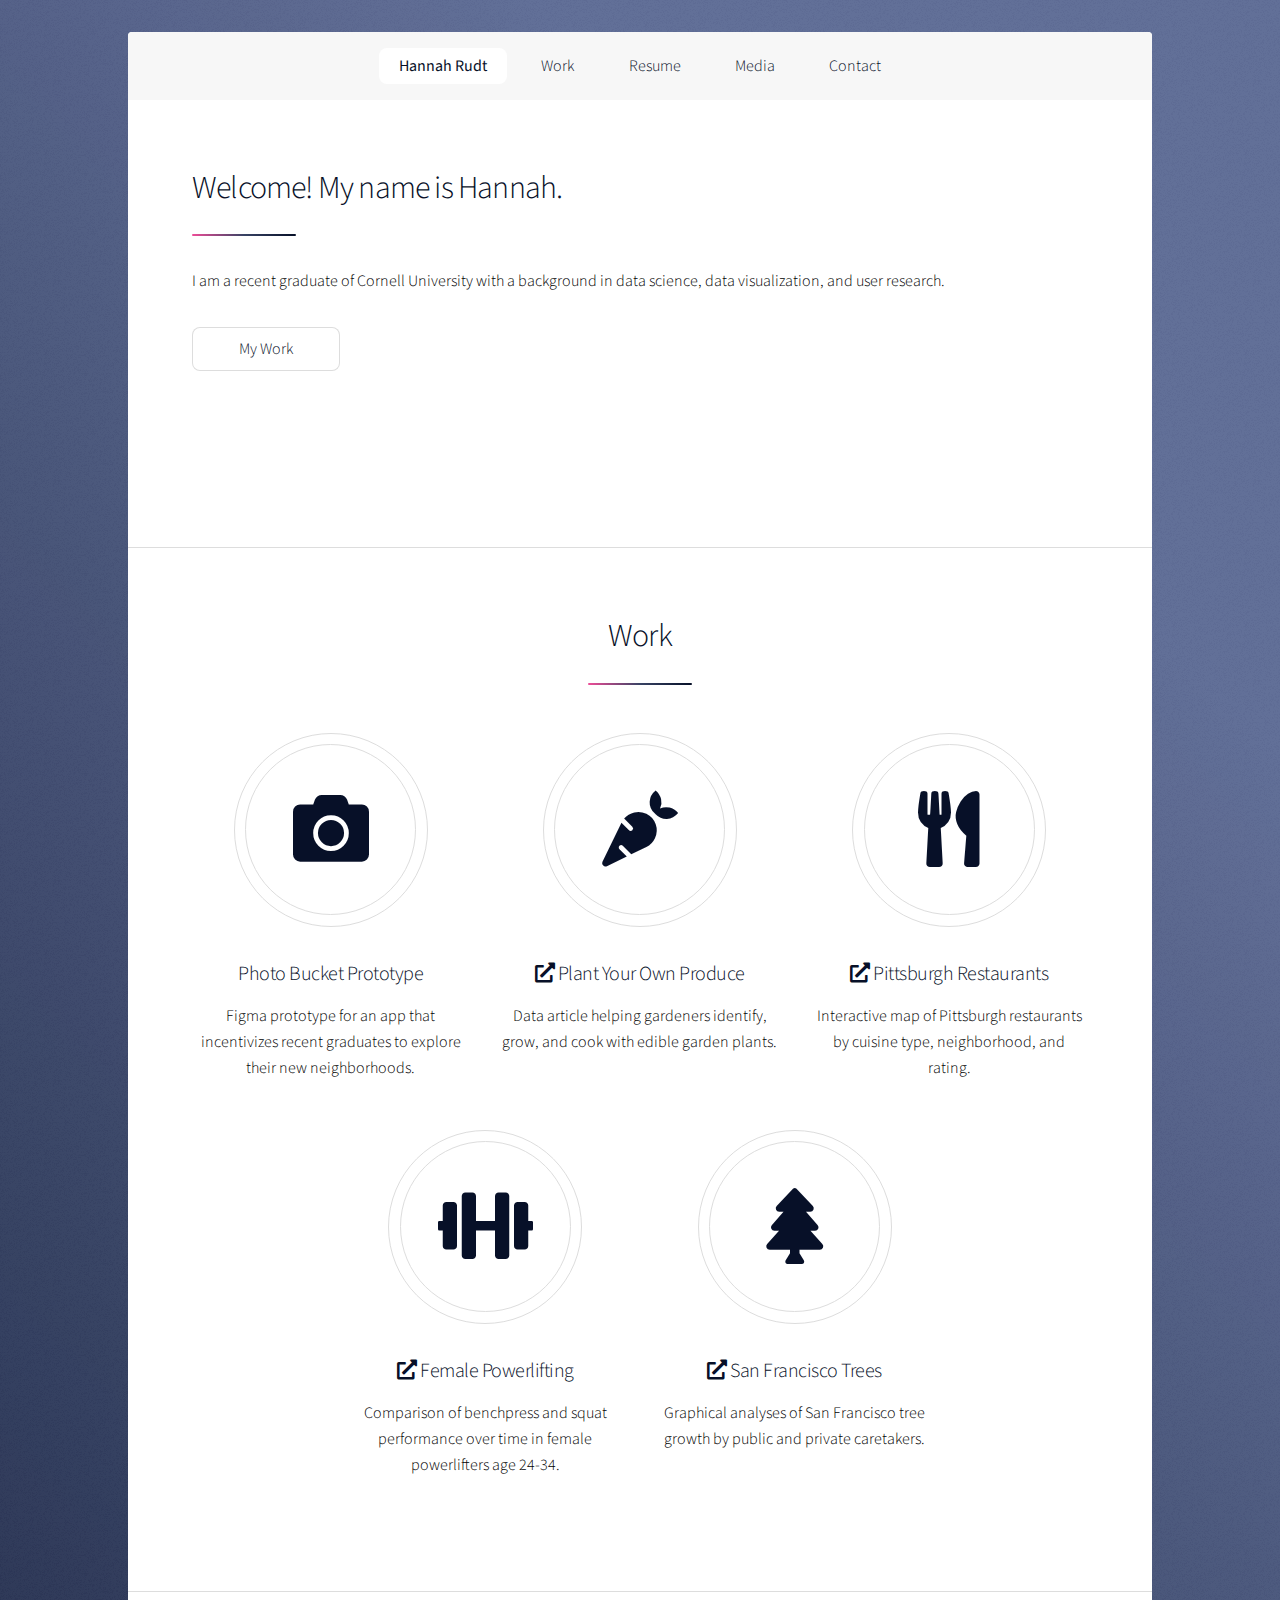
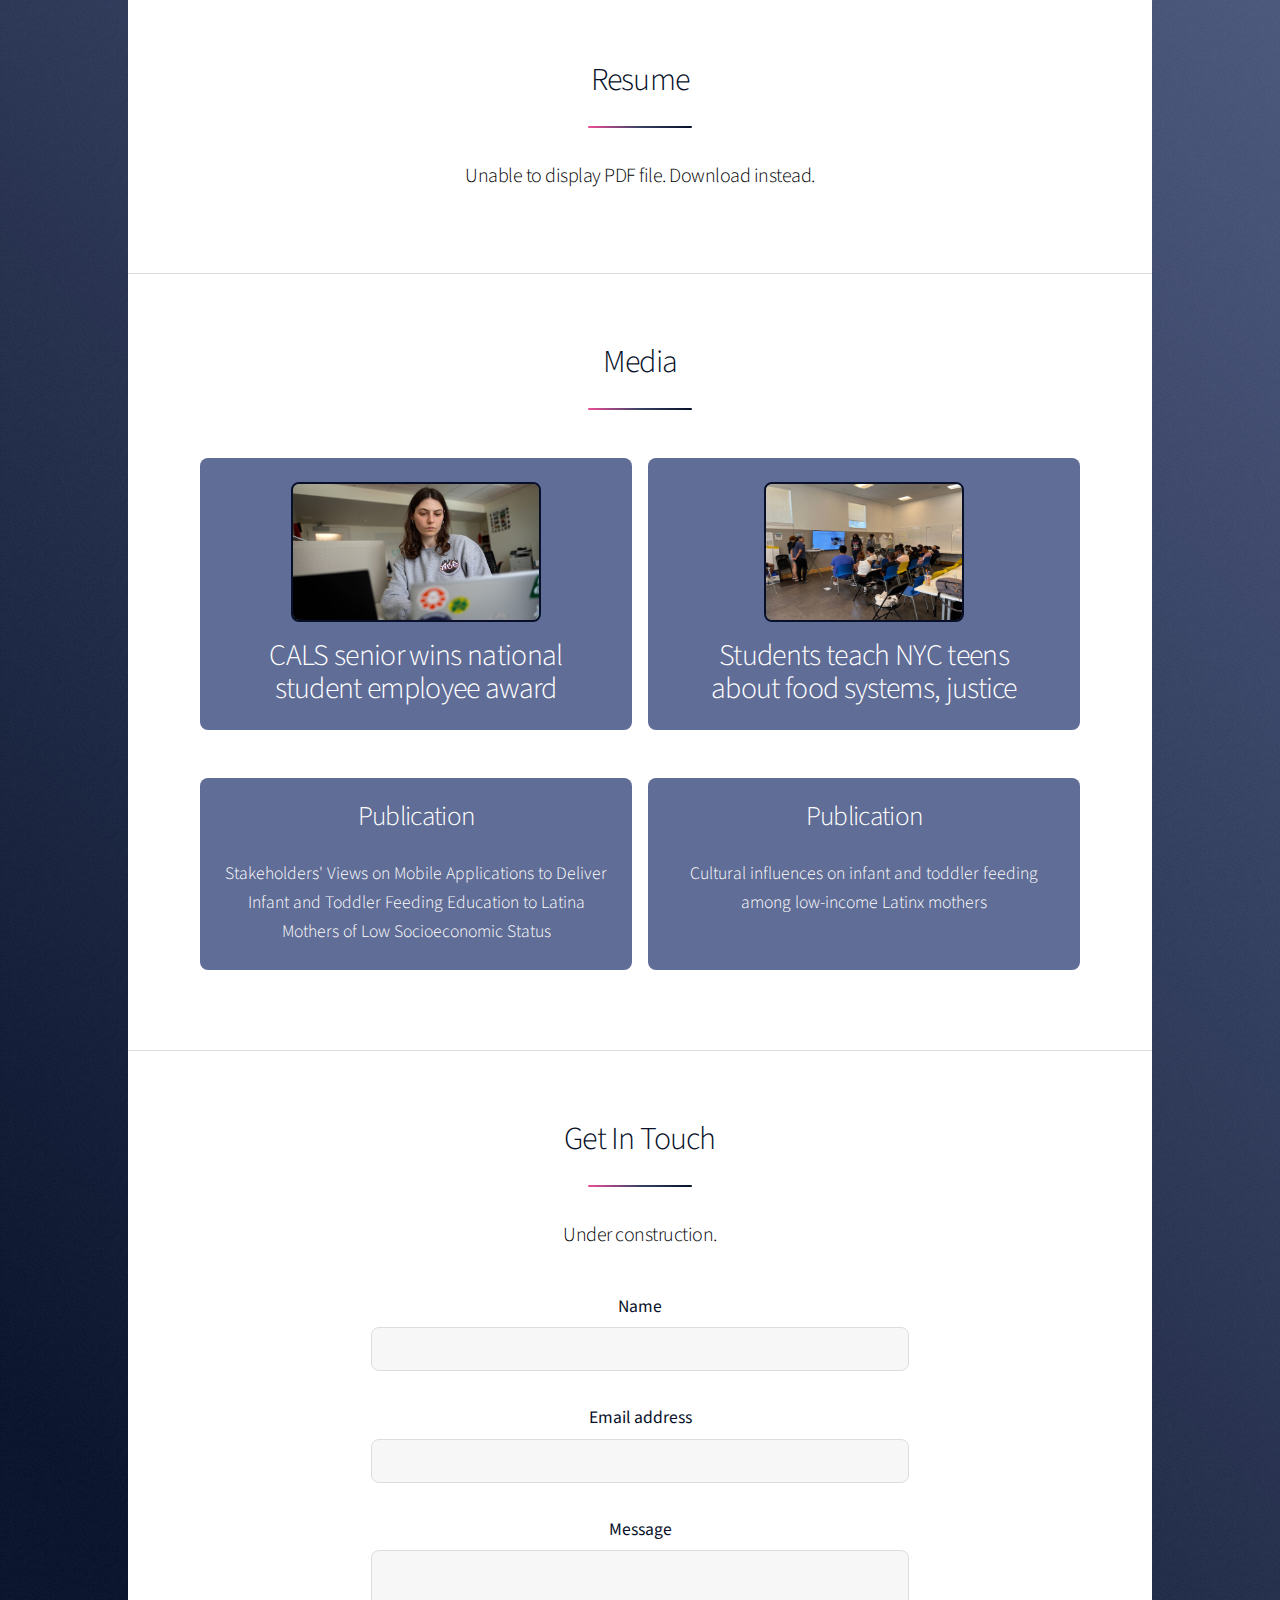
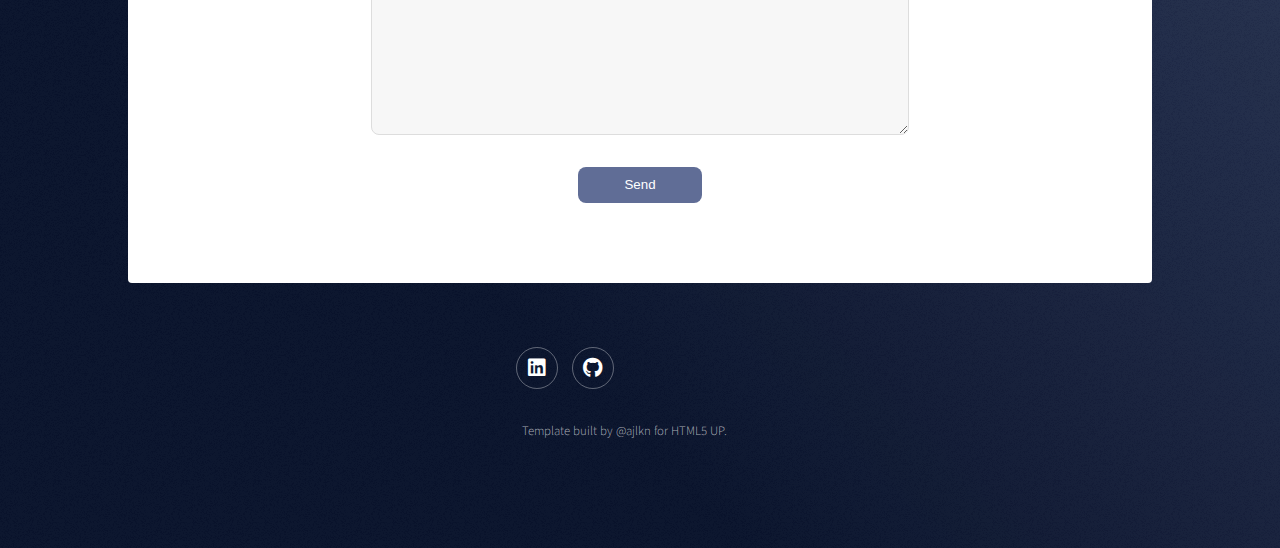
<file: index.html>
<!DOCTYPE HTML>
<!--
	Stellar by HTML5 UP
	html5up.net | @ajlkn
	Free for personal and commercial use under the CCA 3.0 license (html5up.net/license)
-->
<html>
	<head>
		<title>Hannah Rudt</title>
		<meta charset="utf-8" />
		<meta name="viewport" content="width=device-width, initial-scale=1, user-scalable=no" />
		<link rel="stylesheet" href="assets/css/main.css" />
		<noscript><link rel="stylesheet" href="assets/css/noscript.css" /></noscript>
		<form id="fcf-form-id" class="fcf-form-class" method="post" action="contact-form-process.php"></form>
	</head>
	<body class="is-preload">

		<!-- Wrapper -->
			<div id="wrapper">

				<!-- Header -->
					<!-- <header id="header" class="alt">
						<span class="logo"><img src="images/logo.svg" alt="" /></span>
						<h1>Stellar</h1>
						<p>Just another free, fully responsive site template<br />
						built by <a href="https://twitter.com/ajlkn">@ajlkn</a> for <a href="https://html5up.net">HTML5 UP</a>.</p>
					</header> -->

				<!-- Nav -->
					<nav id="nav">
						<!-- <p>Hannah Rudt</p> -->
						<ul>
							<!-- <li><b>Hannah Rudt</b></li> -->
							<li><a href="#intro" class="active"><b>Hannah Rudt</b></a></li>
							<li><a href="#first">Work</a></li>
							<li><a href="#second">Resume</a></li>
							<li><a href="#third">Media</a></li>
							<li><a href="#cta">Contact</a></li>
						</ul>
					</nav>

				<!-- Main -->
					<div id="main">

						<!-- Introduction -->
							<section id="intro" class="main">
								<div class="spotlight">
									<div class="content">
										<header class="major">
											<h2>Welcome! My name is Hannah.</h2>
										</header>
										<p>I am a recent graduate of Cornell University with a background in data science, data visualization, and user research.</p>
										<ul class="actions">
											<li><a href="#first" class="button">My Work</a></li>
										</ul>
									</div>
									<!-- <span class="image"><img src="images/01_headshot.jpg" alt="" /></span> -->
								</div>
							</section>

						<!-- First Section -->
							<section id="first" class="main special">
								<header class="major">
									<h2>Work</h2>
								</header>

								<ul class="features">
									<li>
										<a href="photobucket.html" class="icon solid major style1 fa-camera"></span> </a> <br>
										<h3><a href="photobucket.html"> Photo Bucket Prototype</a></h3>
										<p>Figma prototype for an app that incentivizes recent graduates to explore their new neighborhoods.</p>
									</li>

									<li>
										<a href="plants.html" class="icon solid major style1 fa-carrot" target="_blank"> </span> </a> <br>
										<h3><a href="plants.html" target="_blank" class="icon solid style1 fa-external-link-alt"> Plant Your Own Produce</a></h3>
										<p>Data article helping gardeners identify, grow, and cook with edible garden plants.</p>
									</li>

									<li>
										<a href="pittsburgh.html" class="icon solid major style1 fa-utensils" target="_blank"></span> </a> <br>
										<h3><a href="pittsburgh.html" target="_blank" class="icon solid style1 fa-external-link-alt"> Pittsburgh Restaurants</a></h3>
										<p>Interactive map of Pittsburgh restaurants by cuisine type, neighborhood, and rating.</p>
									</li>

									<li>
										<a href="powerlifting.html" class="icon solid major style1 fa-dumbbell" target="_blank"></span> </a> <br>
										<h3><a href="powerlifting.html" target="_blank" class="icon solid style1 fa-external-link-alt"> Female Powerlifting</a></h3>
										<p>Comparison of benchpress and squat performance over time in female powerlifters age 24-34.</p>
									</li>

									<li>
										<a href="trees.html" target="_blank" class="icon solid major style1 fa-tree"></a> <br>
										<h3><a href="trees.html" target="_blank" class="icon solid style1 fa-external-link-alt"> San Francisco Trees</a></h3>
										<p>Graphical analyses of San Francisco tree growth by public and private caretakers.</p>
									</li>
								</ul>

								
								
								<footer class="major">
									<ul class="actions special">
										<!-- <li><a href="generic.html" class="button">Learn More</a></li> -->
									</ul>
								</footer>
							</section>

						<!-- Second Section -->
							<section id="second" class="main special">
								<header class="major">
									<h2>Resume</h2>
									<object data="images/hannahrudt-resume.pdf" type="application/pdf" width="100%" height="500px">
										<p>Unable to display PDF file. <a href="/uploads/media/default/0001/01/540cb75550adf33f281f29132dddd14fded85bfc.pdf">Download</a> instead.</p>
									</object>
								</header>
								
								
								<!-- <ul class="statistics">
									<li class="style1">
										<span class="icon solid fa-code-branch"></span>
										<strong>5,120</strong> Etiam
									</li>
									<li class="style2">
										<span class="icon fa-folder-open"></span>
										<strong>8,192</strong> Magna
									</li>
									<li class="style3">
										<span class="icon solid fa-signal"></span>
										<strong>2,048</strong> Tempus
									</li>
									<li class="style4">
										<span class="icon solid fa-laptop"></span>
										<strong>4,096</strong> Aliquam
									</li>
									<li class="style5">
										<span class="icon fa-gem"></span>
										<strong>1,024</strong> Nullam
									</li>
								</ul>
								<p class="content">Nam elementum nisl et mi a commodo porttitor. Morbi sit amet nisl eu arcu faucibus hendrerit vel a risus. Nam a orci mi, elementum ac arcu sit amet, fermentum pellentesque et purus. Integer maximus varius lorem, sed convallis diam accumsan sed. Etiam porttitor placerat sapien, sed eleifend a enim pulvinar faucibus semper quis ut arcu. Ut non nisl a mollis est efficitur vestibulum. Integer eget purus nec nulla mattis et accumsan ut magna libero. Morbi auctor iaculis porttitor. Sed ut magna ac risus et hendrerit scelerisque. Praesent eleifend lacus in lectus aliquam porta. Cras eu ornare dui curabitur lacinia.</p>
								<footer class="major">
									<ul class="actions special">
										<li><a href="generic.html" class="button">Learn More</a></li>
									</ul>
								</footer> -->
							</section>

						<!-- Third Section -->
						<section id="third" class="main special">
							<header class="major">
								<h2>Media</h2>
								<!-- <p>Donec imperdiet consequat consequat. Suspendisse feugiat congue<br />
								posuere. Nulla massa urna, fermentum eget quam aliquet.</p> -->
							</header>
							<ul class="statistics">							
								<li class="style5">
									<!-- <span class="icon fa-folder-open"></span> -->
									<strong><a href="https://news.cornell.edu/stories/2023/05/cals-senior-wins-national-student-employee-award" target="_blank"><img src="images/nsey.jpg" height="140px" width="250px" class="image"> <br>CALS senior wins national <br>student employee award </a></strong> 
									
								</li>
								<li class="style5">
									<!-- <span class="icon solid fa-signal"></span> -->
									<strong><a href="https://news.cornell.edu/stories/2021/10/students-teach-nyc-teens-about-food-systems-justice" target="_blank"><img src="images/bgch3.jpg" height="140px" width="200px" class="image"> <br>Students teach NYC teens<br> about food systems, justice</a></strong> 
								</li>
							</ul>
							<ul class="statistics">
								<li class="style5">
									<!-- <span class="icon solid fa-laptop"></span> -->
									<strong>Publication</strong><br><a href="https://pubmed.ncbi.nlm.nih.gov/34444738/" target="_blank">Stakeholders' Views on Mobile Applications to Deliver Infant and Toddler Feeding Education to Latina Mothers of Low Socioeconomic Status</a>
								</li>
								<li class="style5">
									<!-- <span class="icon fa-gem"></span> -->
									<strong>Publication</strong><br><a href="https://onlinelibrary.wiley.com/doi/full/10.1111/mcn.13342" target="_blank">Cultural influences on infant and toddler feeding among low-income Latinx mothers</a>
								</li>
							</ul>
							
							<footer class="major">
								<!-- <ul class="actions special">
									<li><a href="generic.html" class="button">Learn More</a></li>
								</ul> -->
							</footer>
						</section>

						<!-- Get Started -->
							<section id="cta" class="main special">
								<header class="major">
									<h2>Get In Touch</h2>
									<p>Under construction.</p>
									
									<form id="fcf-form-id" class="fcf-form-class" method="post" action="contact-form-process.php">
										<label for="Name" class="fcf-label">Name</label>
										<div class="fcf-input-group">
											<input type="text" id="Name" name="Name" class="fcf-form-control" required>
										</div>
									<div class="fcf-form-group">
										<label for="Email" class="fcf-label">Email address</label>
										<div class="fcf-input-group">
											<input type="email" id="Email" name="Email" class="fcf-form-control" required>
										</div>
									<div class="fcf-form-group">
										<label for="Message" class="fcf-label">Message</label>
										<div class="fcf-input-group">
											<textarea id="Message" name="Message" class="fcf-form-control" rows="6" maxlength="3000" required></textarea>
										</div>
									</div>
									<div class="fcf-form-group">
										<button type="submit" id="fcf-button" class="fcf-btn fcf-btn-primary fcf-btn-lg fcf-btn-block button primary">Send</button>
									</div>
							</section>
					</div>

				<!-- Footer -->
					<footer id="footer">
						<section>
							<!-- <h2>Find me here.</h2> -->
							<!-- <p>Sed lorem ipsum dolor sit amet et nullam consequat feugiat consequat magna adipiscing tempus etiam dolore veroeros. eget dapibus mauris. Cras aliquet, nisl ut viverra sollicitudin, ligula erat egestas velit, vitae tincidunt odio.</p>
							<ul class="actions">
								<li><a href="generic.html" class="button">Learn More</a></li>
							</ul> -->
							<ul class="icons">
								<li><a href="https://www.linkedin.com/in/hannahrudt/" target="_blank" class="icon brands fa-linkedin alt"><span class="label">LinkedIn</span></a></li>
								<!-- <li><a href="#" class="icon brands fa-instagram alt"><span class="label">Instagram</span></a></li> -->
								<li><a href="https://github.com/hannah-rudt" target="_blank" class="icon brands fa-github alt"><span class="label">GitHub</span></a></li>
							</ul>
							
						</section>
						<!-- <section>
							<h2>Etiam feugiat</h2>
							<dl class="alt">
								<dt>Address</dt>
								<dd>1234 Somewhere Road &bull; Nashville, TN 00000 &bull; USA</dd>
								<dt>Phone</dt>
								<dd>(000) 000-0000 x 0000</dd>
								<dt>Email</dt>
								<dd><a href="#">information@untitled.tld</a></dd>
							</dl>
							<ul class="icons">
								<li><a href="#" class="icon brands fa-twitter alt"><span class="label">Twitter</span></a></li>
								<li><a href="#" class="icon brands fa-facebook-f alt"><span class="label">Facebook</span></a></li>
								<li><a href="#" class="icon brands fa-instagram alt"><span class="label">Instagram</span></a></li>
								<li><a href="#" class="icon brands fa-github alt"><span class="label">GitHub</span></a></li>
								<li><a href="#" class="icon brands fa-dribbble alt"><span class="label">Dribbble</span></a></li>
							</ul>
						</section> -->
						<!-- <p class="copyright">&copy; Untitled. Design: <a href="https://html5up.net">HTML5 UP</a>.</p> -->
						<!-- <p class="copyright"><a href="https://www.linkedin.com/in/hannahrudt/" target="_blank">LinkedIn</a></p> -->
						<p class="copyright">Template built by <a href="https://twitter.com/ajlkn" target="_blank">@ajlkn</a> for <a href="https://html5up.net" target="_blank">HTML5 UP</a></a>.</p>
					</footer>

			</div>

		<!-- Scripts -->
			<script src="assets/js/jquery.min.js"></script>
			<script src="assets/js/jquery.scrollex.min.js"></script>
			<script src="assets/js/jquery.scrolly.min.js"></script>
			<script src="assets/js/browser.min.js"></script>
			<script src="assets/js/breakpoints.min.js"></script>
			<script src="assets/js/util.js"></script>
			<script src="assets/js/main.js"></script>

	</body>
</html>
</file>
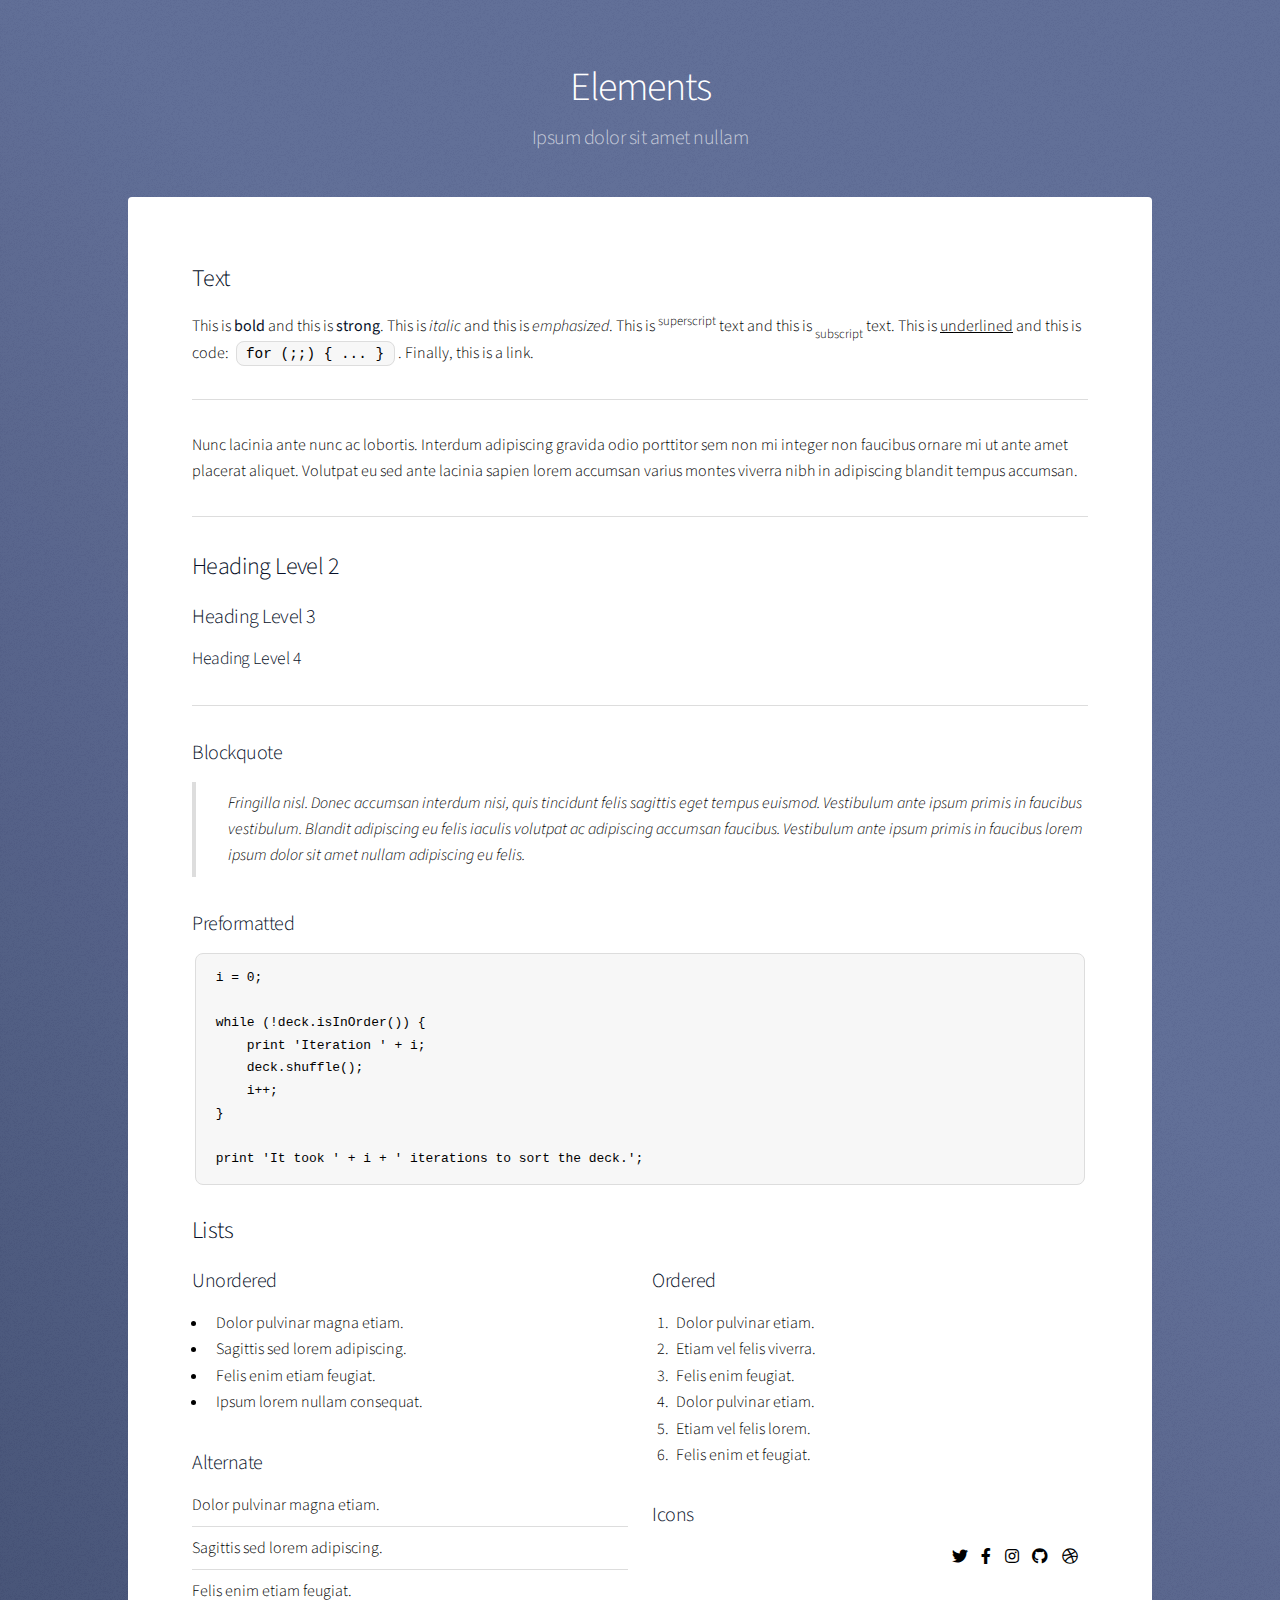
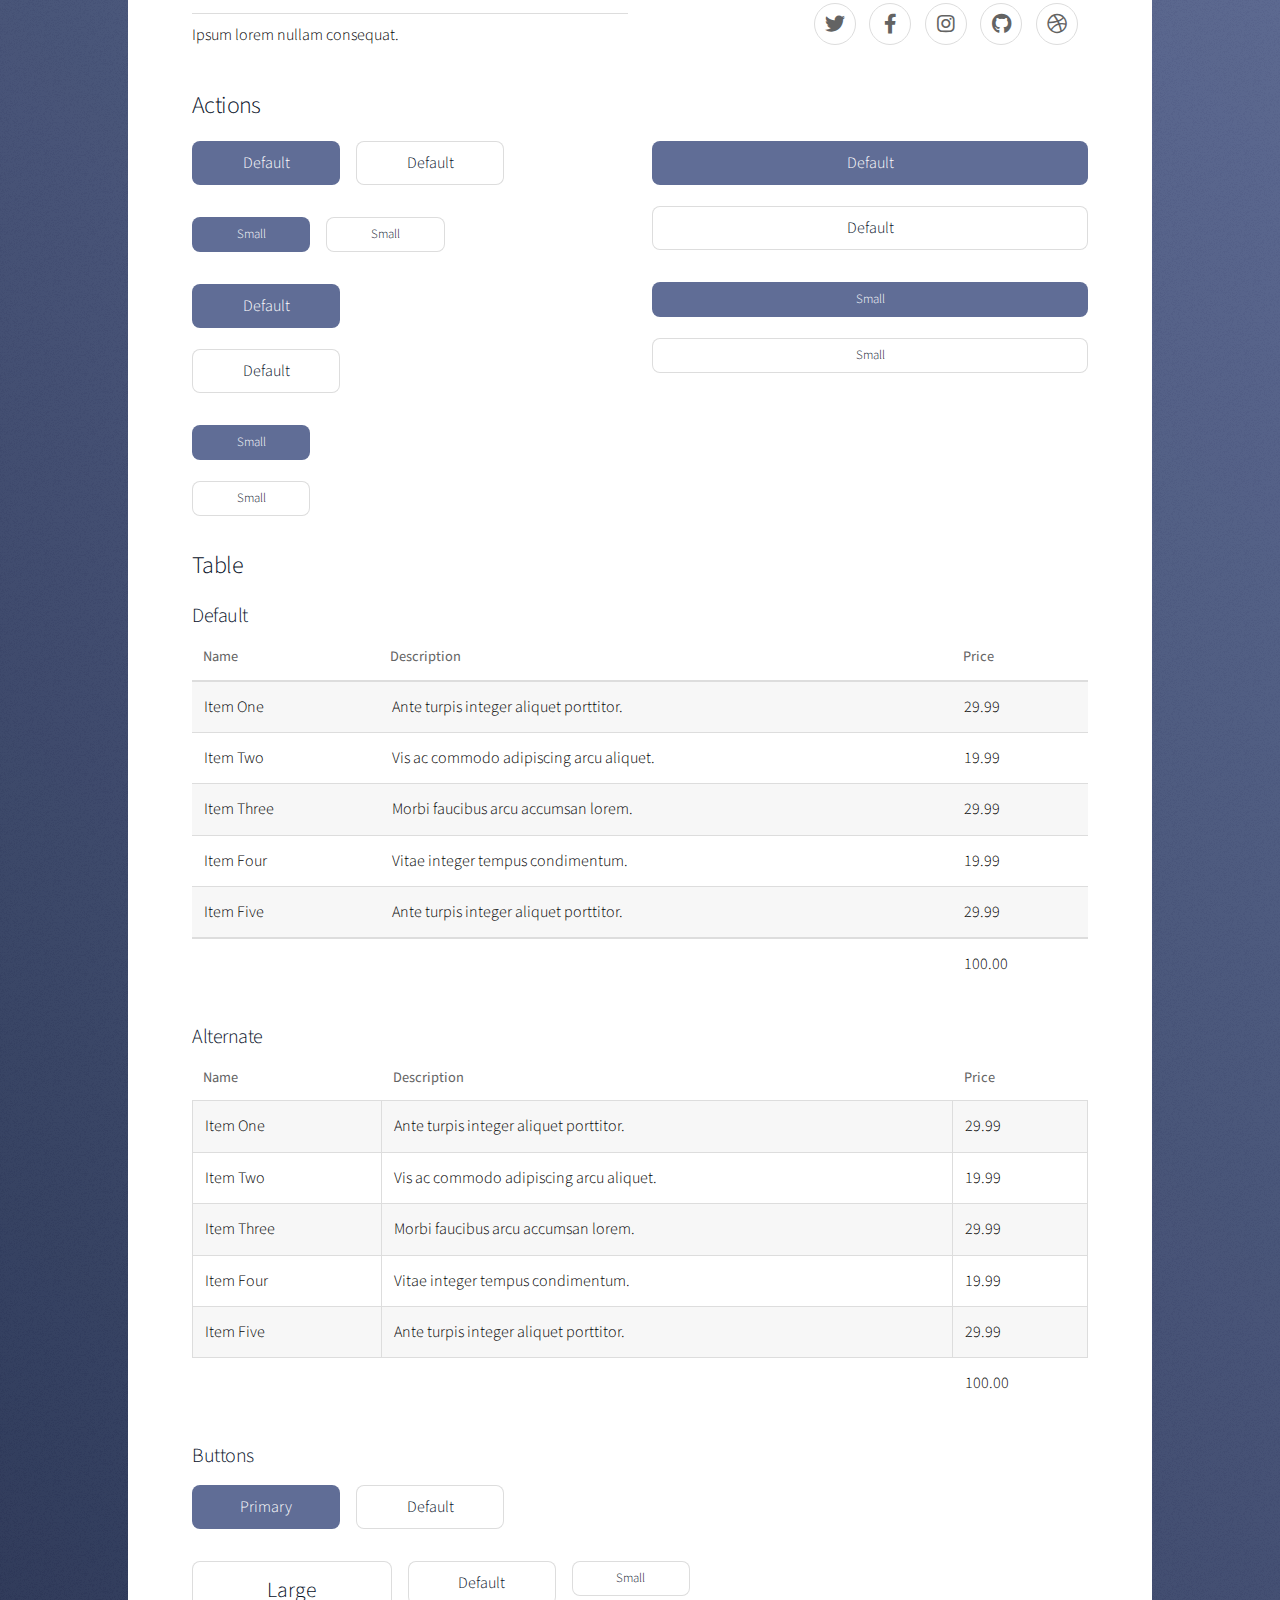
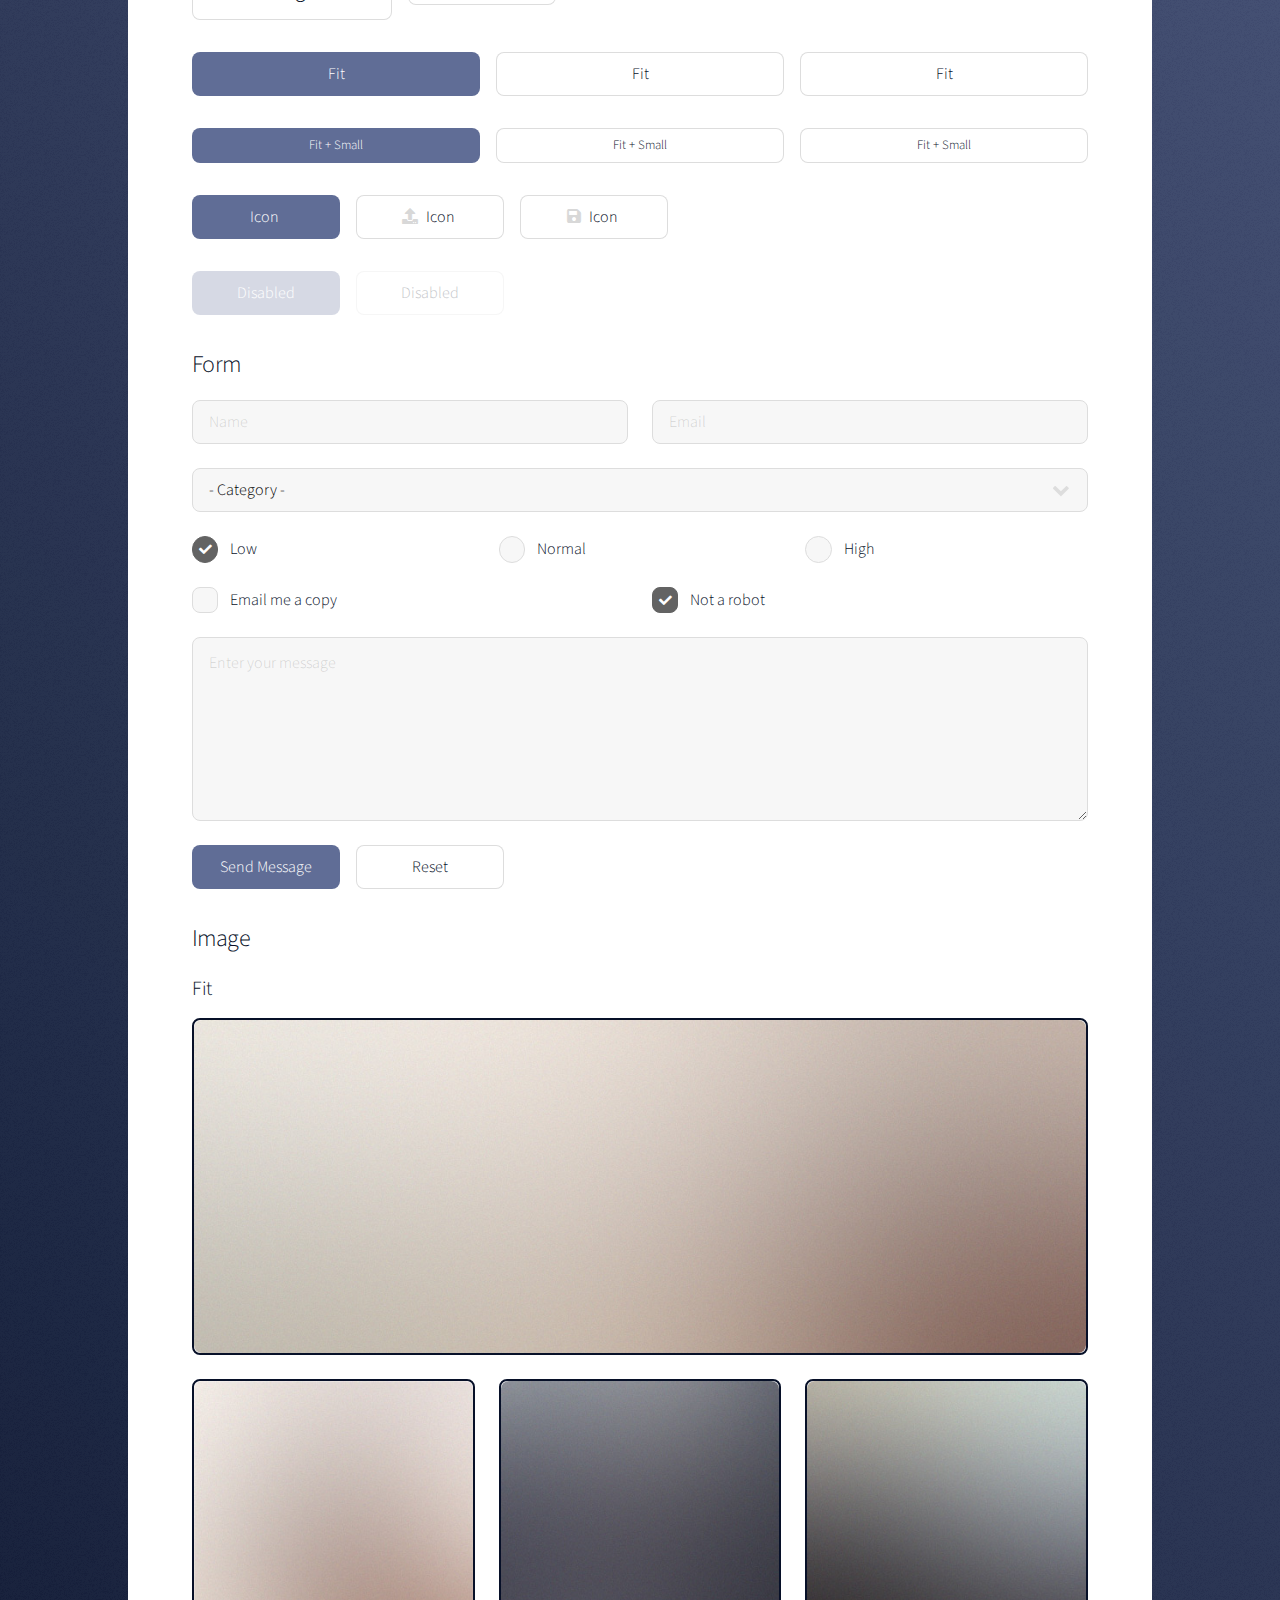
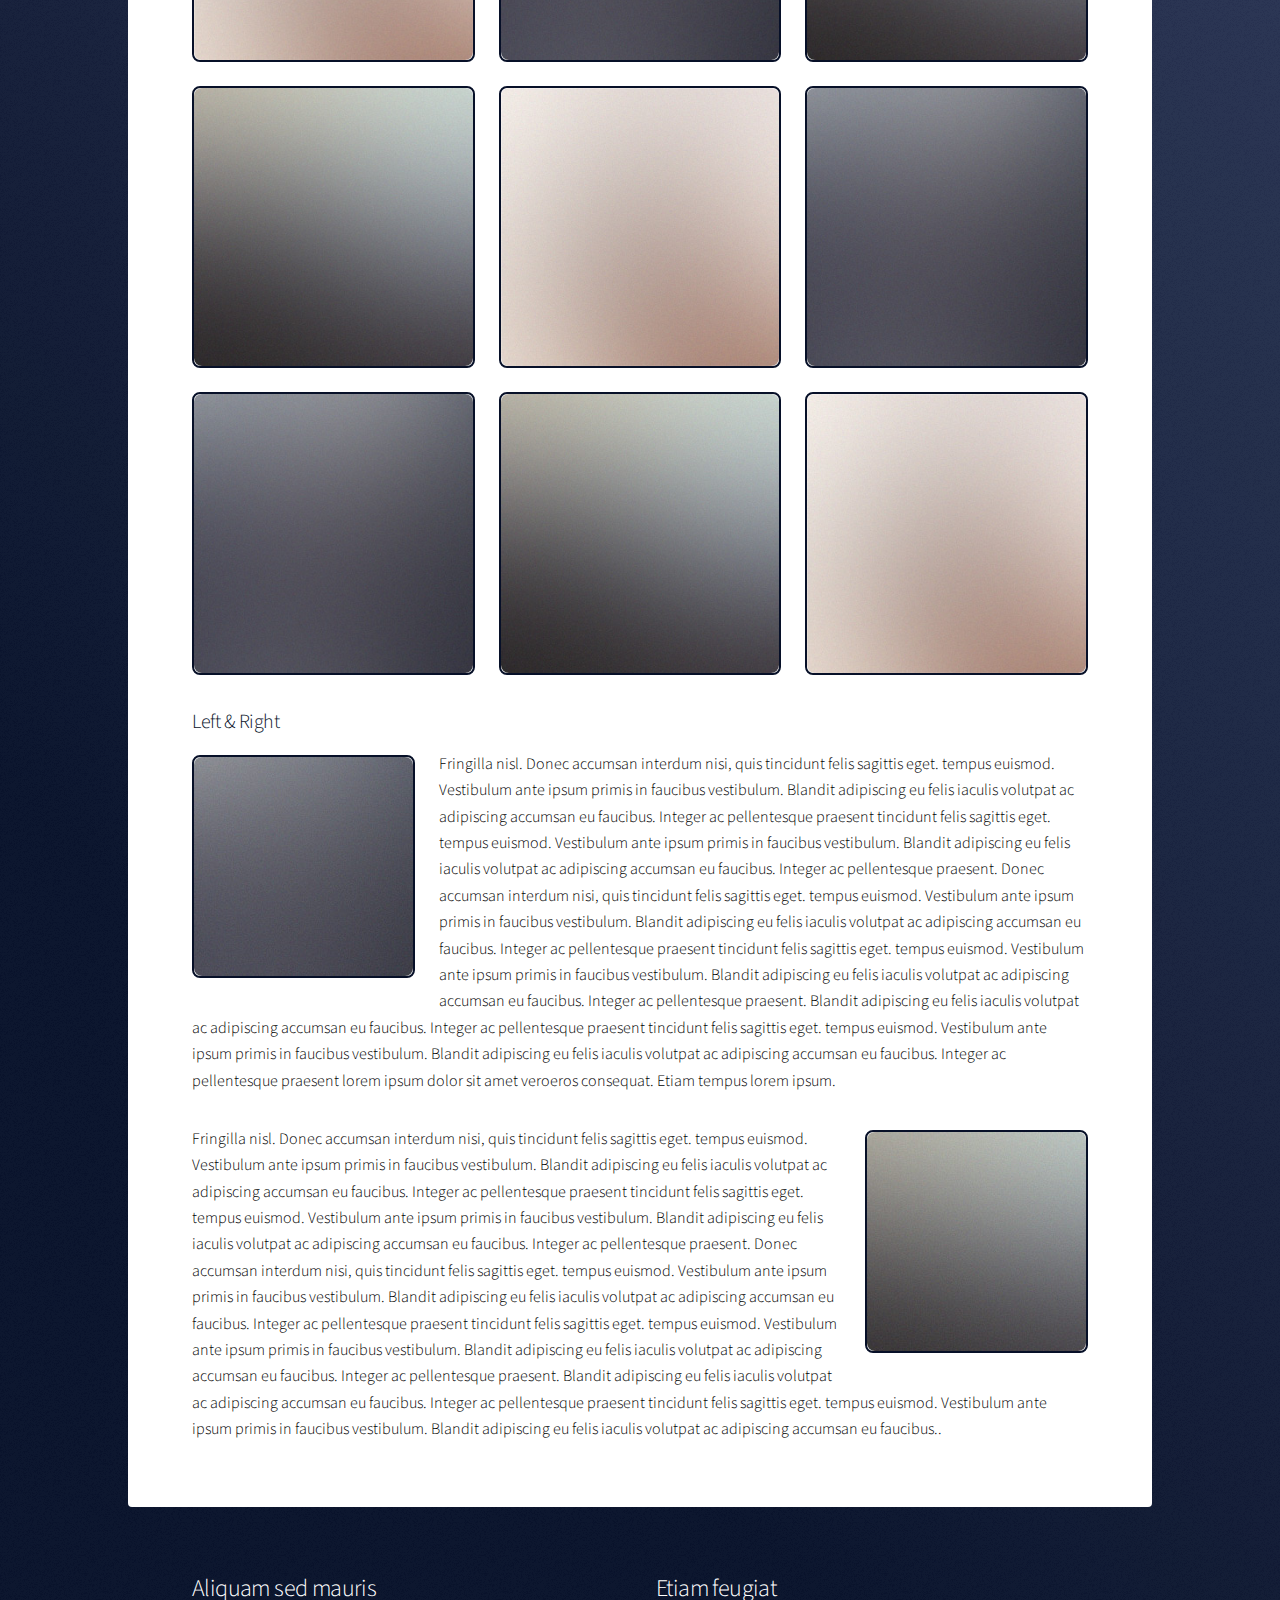
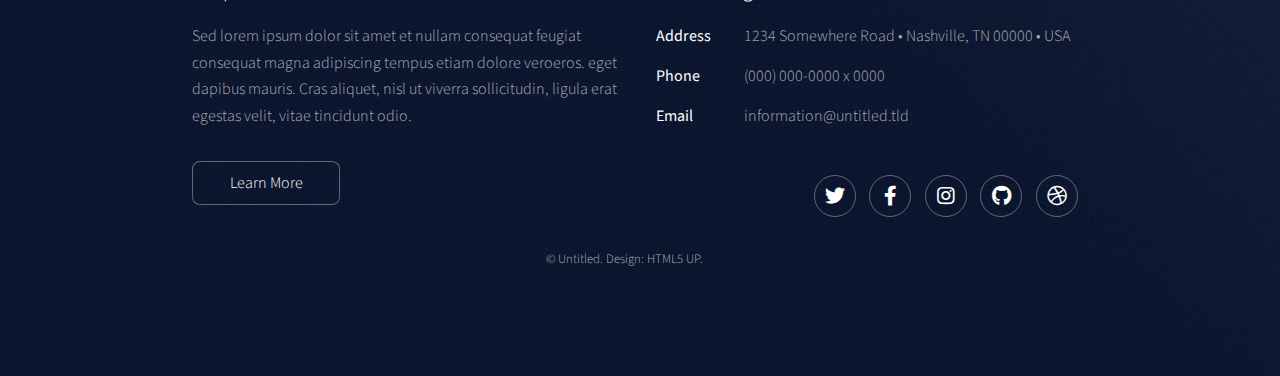
<file: elements.html>
<!DOCTYPE HTML>
<!--
	Stellar by HTML5 UP
	html5up.net | @ajlkn
	Free for personal and commercial use under the CCA 3.0 license (html5up.net/license)
-->
<html>
	<head>
		<title>Elements - Stellar by HTML5 UP</title>
		<meta charset="utf-8" />
		<meta name="viewport" content="width=device-width, initial-scale=1, user-scalable=no" />
		<link rel="stylesheet" href="assets/css/main.css" />
		<noscript><link rel="stylesheet" href="assets/css/noscript.css" /></noscript>
	</head>
	<body class="is-preload">

		<!-- Wrapper -->
			<div id="wrapper">

				<!-- Header -->
					<header id="header">
						<h1>Elements</h1>
						<p>Ipsum dolor sit amet nullam</p>
					</header>

				<!-- Main -->
					<div id="main">

						<!-- Content -->
							<section id="content" class="main">

								<!-- Text -->
									<section>
										<h2>Text</h2>
										<p>This is <b>bold</b> and this is <strong>strong</strong>. This is <i>italic</i> and this is <em>emphasized</em>.
										This is <sup>superscript</sup> text and this is <sub>subscript</sub> text.
										This is <u>underlined</u> and this is code: <code>for (;;) { ... }</code>. Finally, <a href="#">this is a link</a>.</p>
										<hr />
										<p>Nunc lacinia ante nunc ac lobortis. Interdum adipiscing gravida odio porttitor sem non mi integer non faucibus ornare mi ut ante amet placerat aliquet. Volutpat eu sed ante lacinia sapien lorem accumsan varius montes viverra nibh in adipiscing blandit tempus accumsan.</p>
										<hr />
										<h2>Heading Level 2</h2>
										<h3>Heading Level 3</h3>
										<h4>Heading Level 4</h4>
										<hr />
										<h3>Blockquote</h3>
										<blockquote>Fringilla nisl. Donec accumsan interdum nisi, quis tincidunt felis sagittis eget tempus euismod. Vestibulum ante ipsum primis in faucibus vestibulum. Blandit adipiscing eu felis iaculis volutpat ac adipiscing accumsan faucibus. Vestibulum ante ipsum primis in faucibus lorem ipsum dolor sit amet nullam adipiscing eu felis.</blockquote>
										<h3>Preformatted</h3>
										<pre><code>i = 0;

while (!deck.isInOrder()) {
    print 'Iteration ' + i;
    deck.shuffle();
    i++;
}

print 'It took ' + i + ' iterations to sort the deck.';</code></pre>
									</section>

								<!-- Lists -->
									<section>
										<h2>Lists</h2>
										<div class="row">
											<div class="col-6 col-12-medium">
												<h3>Unordered</h3>
												<ul>
													<li>Dolor pulvinar magna etiam.</li>
													<li>Sagittis sed lorem adipiscing.</li>
													<li>Felis enim etiam feugiat.</li>
													<li>Ipsum lorem nullam consequat.</li>
												</ul>
												<h3>Alternate</h3>
												<ul class="alt">
													<li>Dolor pulvinar magna etiam.</li>
													<li>Sagittis sed lorem adipiscing.</li>
													<li>Felis enim etiam feugiat.</li>
													<li>Ipsum lorem nullam consequat.</li>
												</ul>
											</div>
											<div class="col-6 col-12-medium">
												<h3>Ordered</h3>
												<ol>
													<li>Dolor pulvinar etiam.</li>
													<li>Etiam vel felis viverra.</li>
													<li>Felis enim feugiat.</li>
													<li>Dolor pulvinar etiam.</li>
													<li>Etiam vel felis lorem.</li>
													<li>Felis enim et feugiat.</li>
												</ol>
												<h3>Icons</h3>
												<ul class="icons">
													<li><a href="#" class="icon brands fa-twitter"><span class="label">Twitter</span></a></li>
													<li><a href="#" class="icon brands fa-facebook-f"><span class="label">Facebook</span></a></li>
													<li><a href="#" class="icon brands fa-instagram"><span class="label">Instagram</span></a></li>
													<li><a href="#" class="icon brands fa-github"><span class="label">GitHub</span></a></li>
													<li><a href="#" class="icon brands fa-dribbble"><span class="label">Dribbble</span></a></li>
												</ul>
												<ul class="icons">
													<li><a href="#" class="icon brands alt fa-twitter"><span class="label">Twitter</span></a></li>
													<li><a href="#" class="icon brands alt fa-facebook-f"><span class="label">Facebook</span></a></li>
													<li><a href="#" class="icon brands alt fa-instagram"><span class="label">Instagram</span></a></li>
													<li><a href="#" class="icon brands alt fa-github"><span class="label">GitHub</span></a></li>
													<li><a href="#" class="icon brands alt fa-dribbble"><span class="label">Dribbble</span></a></li>
												</ul>
											</div>
										</div>
										<h2>Actions</h2>
										<div class="row">
											<div class="col-6 col-12-medium">
												<ul class="actions">
													<li><a href="#" class="button primary">Default</a></li>
													<li><a href="#" class="button">Default</a></li>
												</ul>
												<ul class="actions small">
													<li><a href="#" class="button primary small">Small</a></li>
													<li><a href="#" class="button small">Small</a></li>
												</ul>
												<ul class="actions stacked">
													<li><a href="#" class="button primary">Default</a></li>
													<li><a href="#" class="button">Default</a></li>
												</ul>
												<ul class="actions stacked">
													<li><a href="#" class="button primary small">Small</a></li>
													<li><a href="#" class="button small">Small</a></li>
												</ul>
											</div>
											<div class="col-6 col-12-medium">
												<ul class="actions stacked">
													<li><a href="#" class="button primary fit">Default</a></li>
													<li><a href="#" class="button fit">Default</a></li>
												</ul>
												<ul class="actions stacked">
													<li><a href="#" class="button primary small fit">Small</a></li>
													<li><a href="#" class="button small fit">Small</a></li>
												</ul>
											</div>
										</div>
									</section>

								<!-- Table -->
									<section>
										<h2>Table</h2>
										<h3>Default</h3>
										<div class="table-wrapper">
											<table>
												<thead>
													<tr>
														<th>Name</th>
														<th>Description</th>
														<th>Price</th>
													</tr>
												</thead>
												<tbody>
													<tr>
														<td>Item One</td>
														<td>Ante turpis integer aliquet porttitor.</td>
														<td>29.99</td>
													</tr>
													<tr>
														<td>Item Two</td>
														<td>Vis ac commodo adipiscing arcu aliquet.</td>
														<td>19.99</td>
													</tr>
													<tr>
														<td>Item Three</td>
														<td> Morbi faucibus arcu accumsan lorem.</td>
														<td>29.99</td>
													</tr>
													<tr>
														<td>Item Four</td>
														<td>Vitae integer tempus condimentum.</td>
														<td>19.99</td>
													</tr>
													<tr>
														<td>Item Five</td>
														<td>Ante turpis integer aliquet porttitor.</td>
														<td>29.99</td>
													</tr>
												</tbody>
												<tfoot>
													<tr>
														<td colspan="2"></td>
														<td>100.00</td>
													</tr>
												</tfoot>
											</table>
										</div>

										<h3>Alternate</h3>
										<div class="table-wrapper">
											<table class="alt">
												<thead>
													<tr>
														<th>Name</th>
														<th>Description</th>
														<th>Price</th>
													</tr>
												</thead>
												<tbody>
													<tr>
														<td>Item One</td>
														<td>Ante turpis integer aliquet porttitor.</td>
														<td>29.99</td>
													</tr>
													<tr>
														<td>Item Two</td>
														<td>Vis ac commodo adipiscing arcu aliquet.</td>
														<td>19.99</td>
													</tr>
													<tr>
														<td>Item Three</td>
														<td> Morbi faucibus arcu accumsan lorem.</td>
														<td>29.99</td>
													</tr>
													<tr>
														<td>Item Four</td>
														<td>Vitae integer tempus condimentum.</td>
														<td>19.99</td>
													</tr>
													<tr>
														<td>Item Five</td>
														<td>Ante turpis integer aliquet porttitor.</td>
														<td>29.99</td>
													</tr>
												</tbody>
												<tfoot>
													<tr>
														<td colspan="2"></td>
														<td>100.00</td>
													</tr>
												</tfoot>
											</table>
										</div>
									</section>

								<!-- Buttons -->
									<section>
										<h3>Buttons</h3>
										<ul class="actions">
											<li><a href="#" class="button primary">Primary</a></li>
											<li><a href="#" class="button">Default</a></li>
										</ul>
										<ul class="actions">
											<li><a href="#" class="button large">Large</a></li>
											<li><a href="#" class="button">Default</a></li>
											<li><a href="#" class="button small">Small</a></li>
										</ul>
										<ul class="actions fit">
											<li><a href="#" class="button primary fit">Fit</a></li>
											<li><a href="#" class="button fit">Fit</a></li>
											<li><a href="#" class="button fit">Fit</a></li>
										</ul>
										<ul class="actions fit small">
											<li><a href="#" class="button primary fit small">Fit + Small</a></li>
											<li><a href="#" class="button fit small">Fit + Small</a></li>
											<li><a href="#" class="button fit small">Fit + Small</a></li>
										</ul>
										<ul class="actions">
											<li><a href="#" class="button primary icon solidfa-download">Icon</a></li>
											<li><a href="#" class="button icon solid fa-upload">Icon</a></li>
											<li><a href="#" class="button icon solid fa-save">Icon</a></li>
										</ul>
										<ul class="actions">
											<li><span class="button primary disabled">Disabled</span></li>
											<li><span class="button disabled">Disabled</span></li>
										</ul>
									</section>

								<!-- Form -->
									<section>
										<h2>Form</h2>
										<form method="post" action="#">
											<div class="row gtr-uniform">
												<div class="col-6 col-12-xsmall">
													<input type="text" name="demo-name" id="demo-name" value="" placeholder="Name" />
												</div>
												<div class="col-6 col-12-xsmall">
													<input type="email" name="demo-email" id="demo-email" value="" placeholder="Email" />
												</div>
												<div class="col-12">
													<select name="demo-category" id="demo-category">
														<option value="">- Category -</option>
														<option value="1">Manufacturing</option>
														<option value="1">Shipping</option>
														<option value="1">Administration</option>
														<option value="1">Human Resources</option>
													</select>
												</div>
												<div class="col-4 col-12-small">
													<input type="radio" id="demo-priority-low" name="demo-priority" checked>
													<label for="demo-priority-low">Low</label>
												</div>
												<div class="col-4 col-12-small">
													<input type="radio" id="demo-priority-normal" name="demo-priority">
													<label for="demo-priority-normal">Normal</label>
												</div>
												<div class="col-4 col-12-small">
													<input type="radio" id="demo-priority-high" name="demo-priority">
													<label for="demo-priority-high">High</label>
												</div>
												<div class="col-6 col-12-small">
													<input type="checkbox" id="demo-copy" name="demo-copy">
													<label for="demo-copy">Email me a copy</label>
												</div>
												<div class="col-6 col-12-small">
													<input type="checkbox" id="demo-human" name="demo-human" checked>
													<label for="demo-human">Not a robot</label>
												</div>
												<div class="col-12">
													<textarea name="demo-message" id="demo-message" placeholder="Enter your message" rows="6"></textarea>
												</div>
												<div class="col-12">
													<ul class="actions">
														<li><input type="submit" value="Send Message" class="primary" /></li>
														<li><input type="reset" value="Reset" /></li>
													</ul>
												</div>
											</div>
										</form>
									</section>

								<!-- Image -->
									<section>
										<h2>Image</h2>
										<h3>Fit</h3>
										<div class="box alt">
											<div class="row gtr-uniform">
												<div class="col-12"><span class="image fit"><img src="images/pic04.jpg" alt="" /></span></div>
												<div class="col-4"><span class="image fit"><img src="images/pic01.jpg" alt="" /></span></div>
												<div class="col-4"><span class="image fit"><img src="images/pic02.jpg" alt="" /></span></div>
												<div class="col-4"><span class="image fit"><img src="images/pic03.jpg" alt="" /></span></div>
												<div class="col-4"><span class="image fit"><img src="images/pic03.jpg" alt="" /></span></div>
												<div class="col-4"><span class="image fit"><img src="images/pic01.jpg" alt="" /></span></div>
												<div class="col-4"><span class="image fit"><img src="images/pic02.jpg" alt="" /></span></div>
												<div class="col-4"><span class="image fit"><img src="images/pic02.jpg" alt="" /></span></div>
												<div class="col-4"><span class="image fit"><img src="images/pic03.jpg" alt="" /></span></div>
												<div class="col-4"><span class="image fit"><img src="images/pic01.jpg" alt="" /></span></div>
											</div>
										</div>
										<h3>Left &amp; Right</h3>
										<p><span class="image left"><img src="images/pic05.jpg" alt="" /></span>Fringilla nisl. Donec accumsan interdum nisi, quis tincidunt felis sagittis eget. tempus euismod. Vestibulum ante ipsum primis in faucibus vestibulum. Blandit adipiscing eu felis iaculis volutpat ac adipiscing accumsan eu faucibus. Integer ac pellentesque praesent tincidunt felis sagittis eget. tempus euismod. Vestibulum ante ipsum primis in faucibus vestibulum. Blandit adipiscing eu felis iaculis volutpat ac adipiscing accumsan eu faucibus. Integer ac pellentesque praesent. Donec accumsan interdum nisi, quis tincidunt felis sagittis eget. tempus euismod. Vestibulum ante ipsum primis in faucibus vestibulum. Blandit adipiscing eu felis iaculis volutpat ac adipiscing accumsan eu faucibus. Integer ac pellentesque praesent tincidunt felis sagittis eget. tempus euismod. Vestibulum ante ipsum primis in faucibus vestibulum. Blandit adipiscing eu felis iaculis volutpat ac adipiscing accumsan eu faucibus. Integer ac pellentesque praesent. Blandit adipiscing eu felis iaculis volutpat ac adipiscing accumsan eu faucibus. Integer ac pellentesque praesent tincidunt felis sagittis eget. tempus euismod. Vestibulum ante ipsum primis in faucibus vestibulum. Blandit adipiscing eu felis iaculis volutpat ac adipiscing accumsan eu faucibus. Integer ac pellentesque praesent lorem ipsum dolor sit amet veroeros consequat. Etiam tempus lorem ipsum.</p>
										<p><span class="image right"><img src="images/pic06.jpg" alt="" /></span>Fringilla nisl. Donec accumsan interdum nisi, quis tincidunt felis sagittis eget. tempus euismod. Vestibulum ante ipsum primis in faucibus vestibulum. Blandit adipiscing eu felis iaculis volutpat ac adipiscing accumsan eu faucibus. Integer ac pellentesque praesent tincidunt felis sagittis eget. tempus euismod. Vestibulum ante ipsum primis in faucibus vestibulum. Blandit adipiscing eu felis iaculis volutpat ac adipiscing accumsan eu faucibus. Integer ac pellentesque praesent. Donec accumsan interdum nisi, quis tincidunt felis sagittis eget. tempus euismod. Vestibulum ante ipsum primis in faucibus vestibulum. Blandit adipiscing eu felis iaculis volutpat ac adipiscing accumsan eu faucibus. Integer ac pellentesque praesent tincidunt felis sagittis eget. tempus euismod. Vestibulum ante ipsum primis in faucibus vestibulum. Blandit adipiscing eu felis iaculis volutpat ac adipiscing accumsan eu faucibus. Integer ac pellentesque praesent. Blandit adipiscing eu felis iaculis volutpat ac adipiscing accumsan eu faucibus. Integer ac pellentesque praesent tincidunt felis sagittis eget. tempus euismod. Vestibulum ante ipsum primis in faucibus vestibulum. Blandit adipiscing eu felis iaculis volutpat ac adipiscing accumsan eu faucibus..</p>
									</section>

							</section>

					</div>

				<!-- Footer -->
					<footer id="footer">
						<section>
							<h2>Aliquam sed mauris</h2>
							<p>Sed lorem ipsum dolor sit amet et nullam consequat feugiat consequat magna adipiscing tempus etiam dolore veroeros. eget dapibus mauris. Cras aliquet, nisl ut viverra sollicitudin, ligula erat egestas velit, vitae tincidunt odio.</p>
							<ul class="actions">
								<li><a href="#" class="button">Learn More</a></li>
							</ul>
						</section>
						<section>
							<h2>Etiam feugiat</h2>
							<dl class="alt">
								<dt>Address</dt>
								<dd>1234 Somewhere Road &bull; Nashville, TN 00000 &bull; USA</dd>
								<dt>Phone</dt>
								<dd>(000) 000-0000 x 0000</dd>
								<dt>Email</dt>
								<dd><a href="#">information@untitled.tld</a></dd>
							</dl>
							<ul class="icons">
								<li><a href="#" class="icon brands fa-twitter alt"><span class="label">Twitter</span></a></li>
								<li><a href="#" class="icon brands fa-facebook-f alt"><span class="label">Facebook</span></a></li>
								<li><a href="#" class="icon brands fa-instagram alt"><span class="label">Instagram</span></a></li>
								<li><a href="#" class="icon brands fa-github alt"><span class="label">GitHub</span></a></li>
								<li><a href="#" class="icon brands fa-dribbble alt"><span class="label">Dribbble</span></a></li>
							</ul>
						</section>
						<p class="copyright">&copy; Untitled. Design: <a href="https://html5up.net">HTML5 UP</a>.</p>
					</footer>

			</div>

		<!-- Scripts -->
			<script src="assets/js/jquery.min.js"></script>
			<script src="assets/js/jquery.scrollex.min.js"></script>
			<script src="assets/js/jquery.scrolly.min.js"></script>
			<script src="assets/js/browser.min.js"></script>
			<script src="assets/js/breakpoints.min.js"></script>
			<script src="assets/js/util.js"></script>
			<script src="assets/js/main.js"></script>

	</body>
</html>
</file>
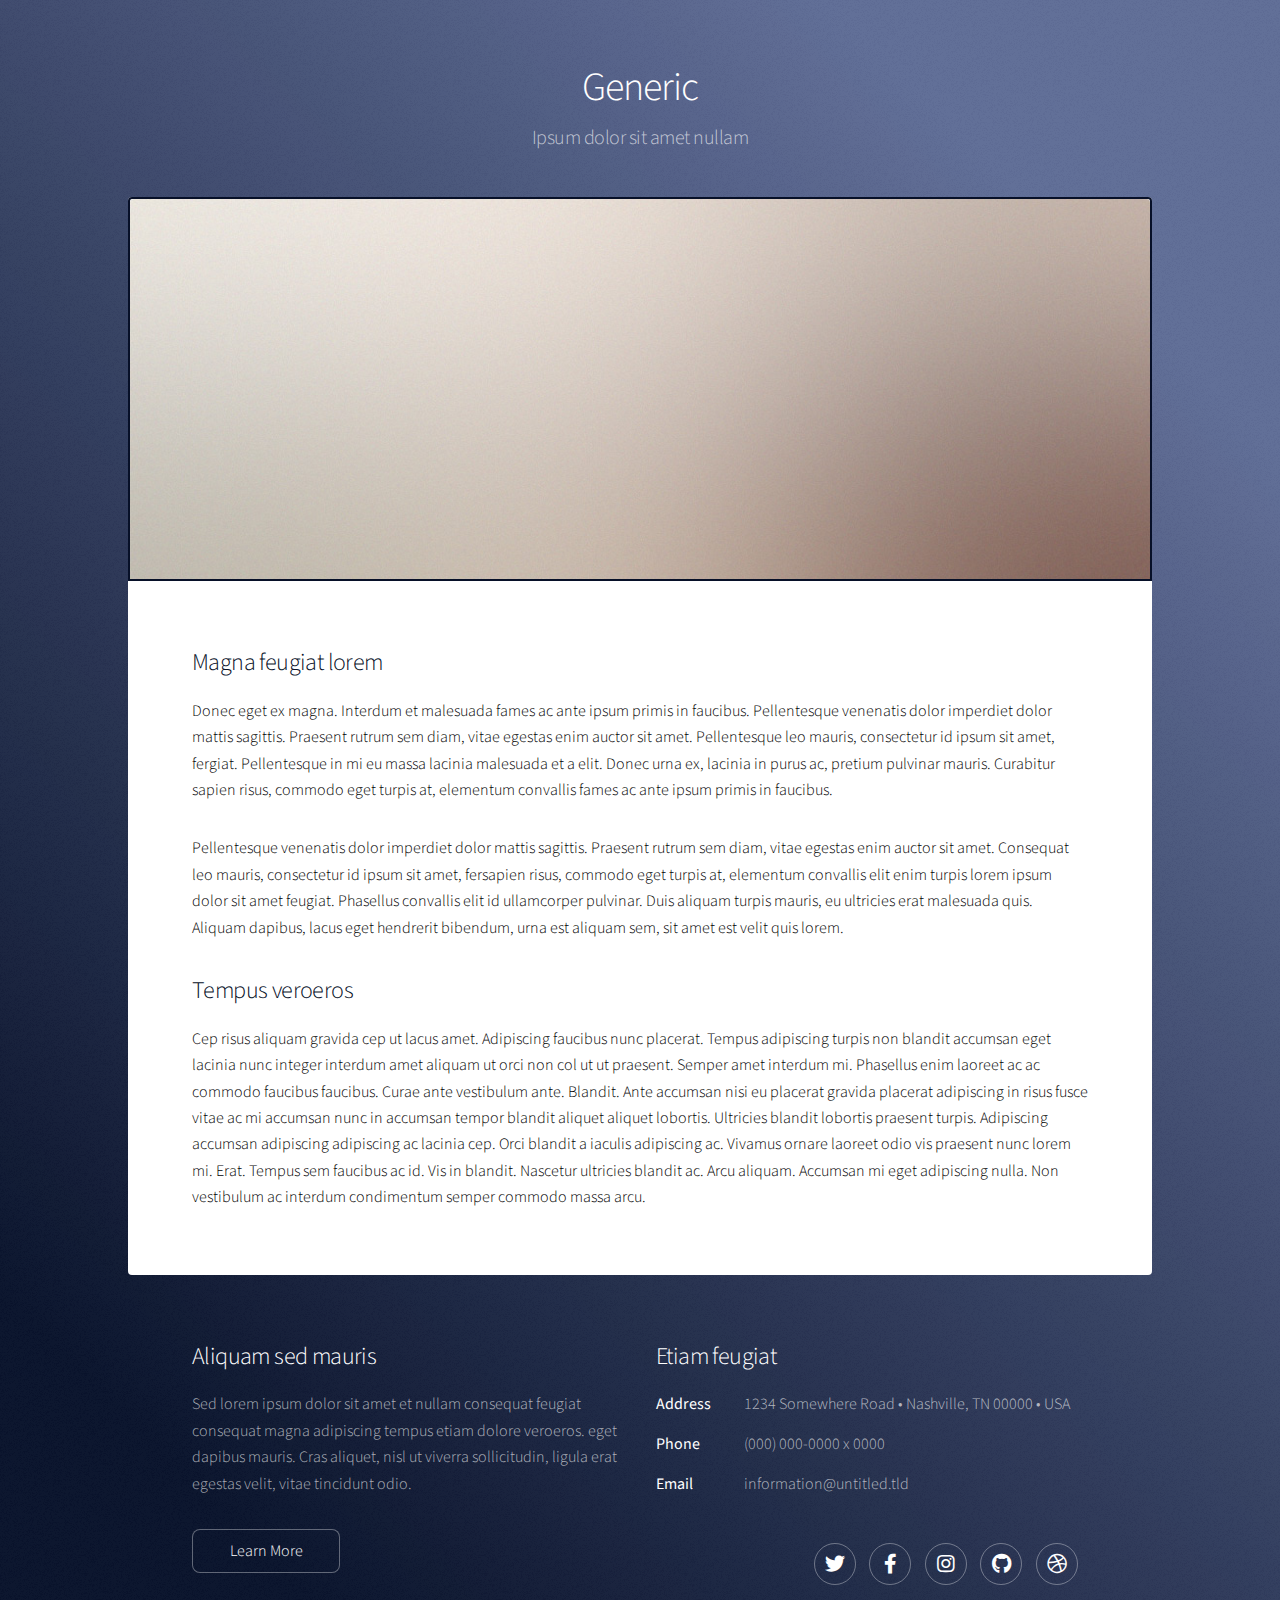
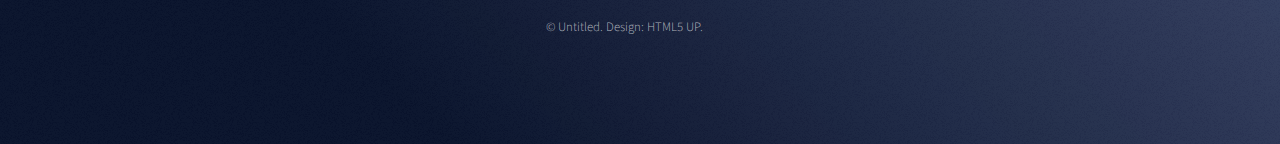
<file: generic.html>
<!DOCTYPE HTML>
<!--
	Stellar by HTML5 UP
	html5up.net | @ajlkn
	Free for personal and commercial use under the CCA 3.0 license (html5up.net/license)
-->
<html>
	<head>
		<title>Generic - Stellar by HTML5 UP</title>
		<meta charset="utf-8" />
		<meta name="viewport" content="width=device-width, initial-scale=1, user-scalable=no" />
		<link rel="stylesheet" href="assets/css/main.css" />
		<noscript><link rel="stylesheet" href="assets/css/noscript.css" /></noscript>
	</head>
	<body class="is-preload">

		<!-- Wrapper -->
			<div id="wrapper">

				<!-- Header -->
					<header id="header">
						<h1>Generic</h1>
						<p>Ipsum dolor sit amet nullam</p>
					</header>

				<!-- Main -->
					<div id="main">

						<!-- Content -->
							<section id="content" class="main">
								<span class="image main"><img src="images/pic04.jpg" alt="" /></span>
								<h2>Magna feugiat lorem</h2>
								<p>Donec eget ex magna. Interdum et malesuada fames ac ante ipsum primis in faucibus. Pellentesque venenatis dolor imperdiet dolor mattis sagittis. Praesent rutrum sem diam, vitae egestas enim auctor sit amet. Pellentesque leo mauris, consectetur id ipsum sit amet, fergiat. Pellentesque in mi eu massa lacinia malesuada et a elit. Donec urna ex, lacinia in purus ac, pretium pulvinar mauris. Curabitur sapien risus, commodo eget turpis at, elementum convallis fames ac ante ipsum primis in faucibus.</p>
								<p>Pellentesque venenatis dolor imperdiet dolor mattis sagittis. Praesent rutrum sem diam, vitae egestas enim auctor sit amet. Consequat leo mauris, consectetur id ipsum sit amet, fersapien risus, commodo eget turpis at, elementum convallis elit enim turpis lorem ipsum dolor sit amet feugiat. Phasellus convallis elit id ullamcorper pulvinar. Duis aliquam turpis mauris, eu ultricies erat malesuada quis. Aliquam dapibus, lacus eget hendrerit bibendum, urna est aliquam sem, sit amet est velit quis lorem.</p>
								<h2>Tempus veroeros</h2>
								<p>Cep risus aliquam gravida cep ut lacus amet. Adipiscing faucibus nunc placerat. Tempus adipiscing turpis non blandit accumsan eget lacinia nunc integer interdum amet aliquam ut orci non col ut ut praesent. Semper amet interdum mi. Phasellus enim laoreet ac ac commodo faucibus faucibus. Curae ante vestibulum ante. Blandit. Ante accumsan nisi eu placerat gravida placerat adipiscing in risus fusce vitae ac mi accumsan nunc in accumsan tempor blandit aliquet aliquet lobortis. Ultricies blandit lobortis praesent turpis. Adipiscing accumsan adipiscing adipiscing ac lacinia cep. Orci blandit a iaculis adipiscing ac. Vivamus ornare laoreet odio vis praesent nunc lorem mi. Erat. Tempus sem faucibus ac id. Vis in blandit. Nascetur ultricies blandit ac. Arcu aliquam. Accumsan mi eget adipiscing nulla. Non vestibulum ac interdum condimentum semper commodo massa arcu.</p>
							</section>

					</div>

				<!-- Footer -->
					<footer id="footer">
						<section>
							<h2>Aliquam sed mauris</h2>
							<p>Sed lorem ipsum dolor sit amet et nullam consequat feugiat consequat magna adipiscing tempus etiam dolore veroeros. eget dapibus mauris. Cras aliquet, nisl ut viverra sollicitudin, ligula erat egestas velit, vitae tincidunt odio.</p>
							<ul class="actions">
								<li><a href="#" class="button">Learn More</a></li>
							</ul>
						</section>
						<section>
							<h2>Etiam feugiat</h2>
							<dl class="alt">
								<dt>Address</dt>
								<dd>1234 Somewhere Road &bull; Nashville, TN 00000 &bull; USA</dd>
								<dt>Phone</dt>
								<dd>(000) 000-0000 x 0000</dd>
								<dt>Email</dt>
								<dd><a href="#">information@untitled.tld</a></dd>
							</dl>
							<ul class="icons">
								<li><a href="#" class="icon brands fa-twitter alt"><span class="label">Twitter</span></a></li>
								<li><a href="#" class="icon brands fa-facebook-f alt"><span class="label">Facebook</span></a></li>
								<li><a href="#" class="icon brands fa-instagram alt"><span class="label">Instagram</span></a></li>
								<li><a href="#" class="icon brands fa-github alt"><span class="label">GitHub</span></a></li>
								<li><a href="#" class="icon brands fa-dribbble alt"><span class="label">Dribbble</span></a></li>
							</ul>
						</section>
						<p class="copyright">&copy; Untitled. Design: <a href="https://html5up.net">HTML5 UP</a>.</p>
					</footer>

			</div>

		<!-- Scripts -->
			<script src="assets/js/jquery.min.js"></script>
			<script src="assets/js/jquery.scrollex.min.js"></script>
			<script src="assets/js/jquery.scrolly.min.js"></script>
			<script src="assets/js/browser.min.js"></script>
			<script src="assets/js/breakpoints.min.js"></script>
			<script src="assets/js/util.js"></script>
			<script src="assets/js/main.js"></script>

	</body>
</html>
</file>
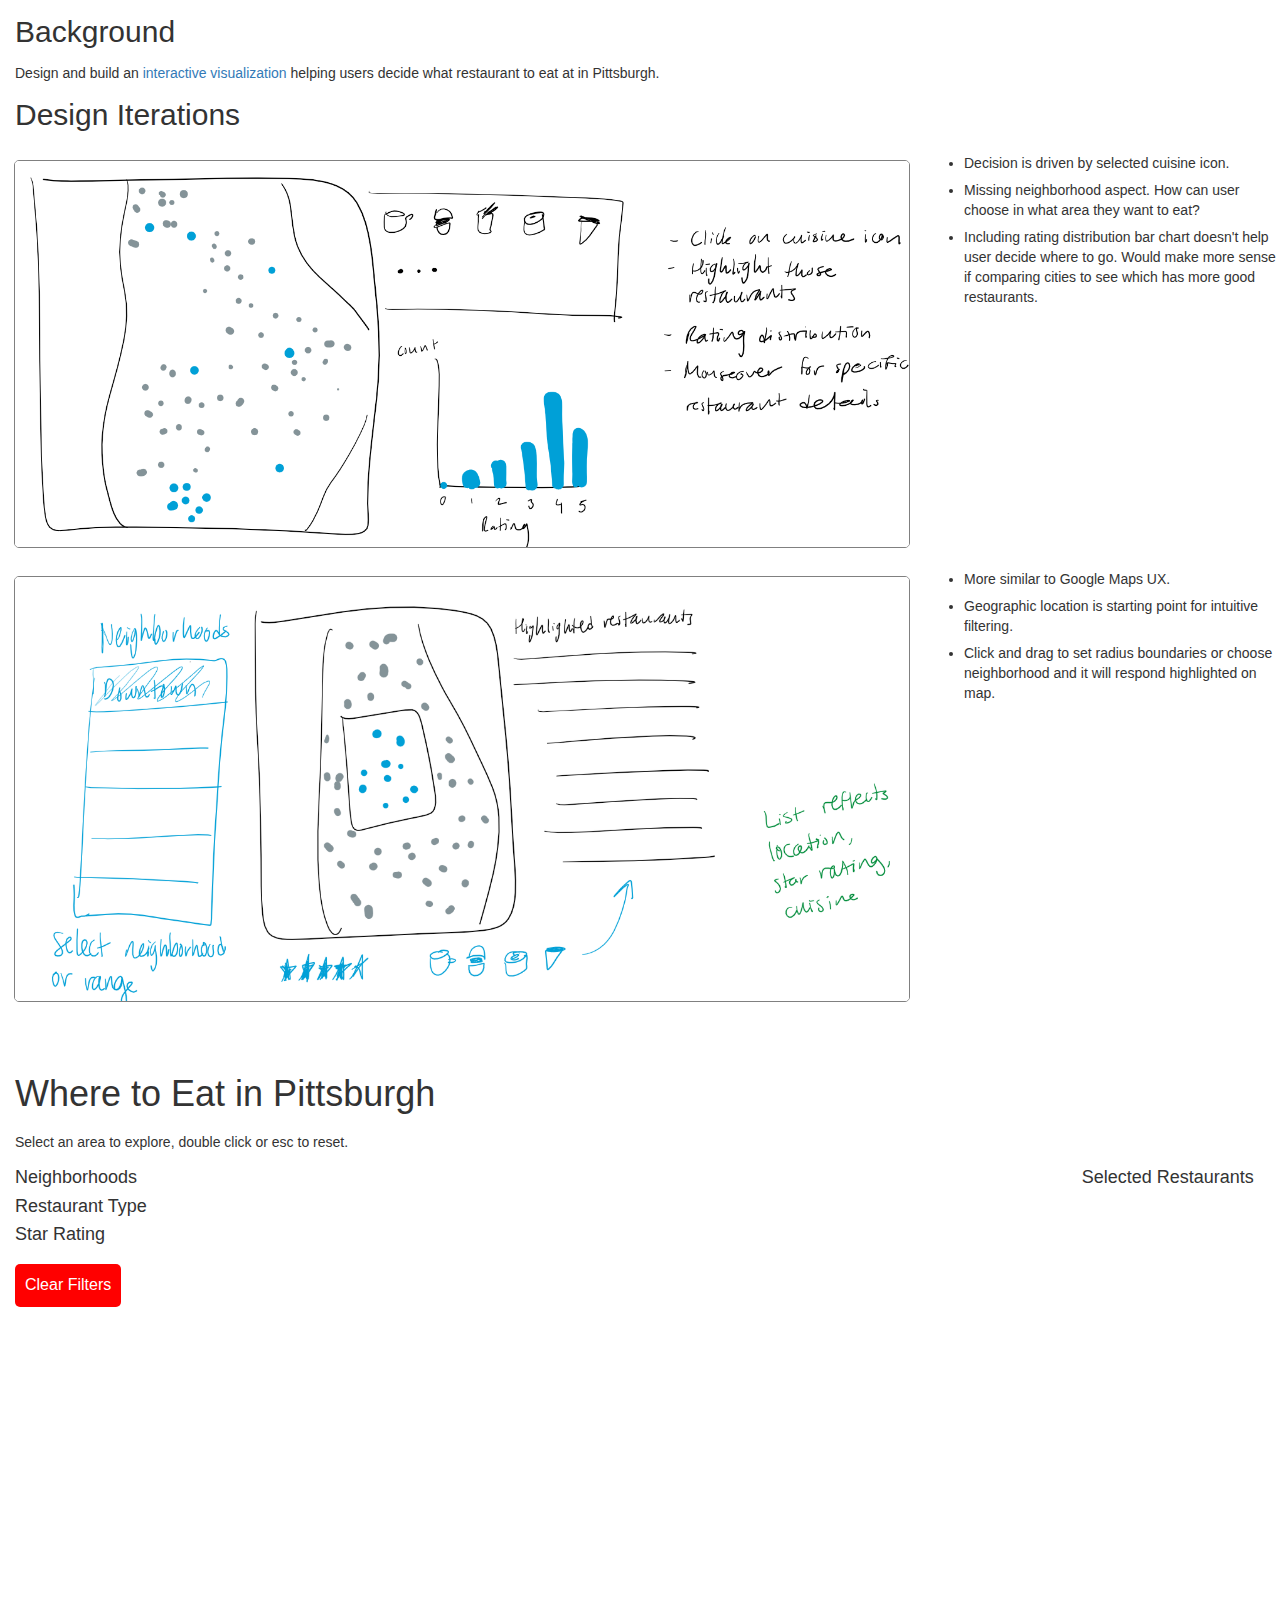
<file: pittsburgh.html>
<!DOCTYPE html>
<html lang="en">
<head>
    <meta charset="utf-8"/>
    <meta name="viewport" content="width=device-width, initial-scale=1">
    <link rel="stylesheet" href="https://maxcdn.bootstrapcdn.com/bootstrap/3.4.1/css/bootstrap.min.css">
    <link rel="stylesheet" href="https://cdnjs.cloudflare.com/ajax/libs/font-awesome/5.15.3/css/all.min.css"/>
    <link rel="stylesheet" type="text/css" href="pitt-files/style.css"/>
    <link rel="shortcut icon" href="pitt-files/favicon.ico" type="image/x-icon">
    <script src="https://d3js.org/d3.v7.min.js"></script>
    <script src="https://d3js.org/topojson.v3.min.js"></script>
    <title>HW 3: Pittsburgh Yelp </title>
</head>
<body>

    <h2>Background</h2>
    <p>Design and build an <a href="#link">interactive visualization </a>helping users decide what restaurant to eat at in Pittsburgh. </p>

    <h2>Design Iterations</h2>

    <div class="flex">
        <img src="images/pittsburgh-sketch1.png" alt="Pittsburgh Design 1" width="70%" height="50%" />
        <ul>
            <li>Decision is driven by selected cuisine icon.</li>
            <li>Missing neighborhood aspect. How can user choose in what area they want to eat?</li>
            <li>Including rating distribution bar chart doesn't help user decide where to go. Would make more sense if comparing cities to see which has more good restaurants.</li>
        </ul>
    </div>

    <div class="flex">
        <img src="images/pittsburgh-sketch2.png" alt="Pittsburgh Design 2" width="70%" height="50%" />
        <ul>
            <li>More similar to Google Maps UX.</li>
            <li>Geographic location is starting point for intuitive filtering.</li>
            <li>Click and drag to set radius boundaries or choose neighborhood and it will respond highlighted on map.</li>
        </ul>
    </div>


    <br><br>


<h1 id="link">Where to Eat in Pittsburgh</h1>
<p>Select an area to explore, double click or esc to reset.</p>
<div class="col-sm-2 col-md-2">
    <div class="neighborhoodKey"><h4>Neighborhoods</h4></div>
    <div class="categoryKey"><h4>Restaurant Type</h4></div>
    <div class="starKey"><h4>Star Rating</h4></div>
    <button id="clearFilters" class="redButton">Clear Filters</button>
</div>

<div class="col-sm-10 col-md-8  align-center">
    <svg id="map" height="700" width="700"></svg>
</div>

<div class="col-md-2">
    <h4>Selected Restaurants</h4>
    <div class="list">
    </div>


</body>
<script>
    // HELPER FUNCTIONS: https://linuxhint.com/remove-all-elements-with-specific-class-using-javascript/
    function removeElements(className) {
        let cn = document.querySelectorAll(className);
        cn.forEach(d => {
            d.remove();
        });
    }

    function removeFromList(list, element) {
        list.splice(list.indexOf(element), 1);
    }

    // ==== CREATING MAP & MAP AREA ====
    const map = d3.select("svg#map");

    const margin = {top: 20, right: 20, bottom: 20, left: 20};
    const width = map.attr("width");
    const height = map.attr("height");

    const mapWidth = width - margin.right - margin.left;
    const mapHeight = height - margin.top - margin.bottom;

    // Create mapArea with translated margins
    let mapArea = map.append("g")
        .attr("id", "lines")
        .attr("transform", `translate(${margin.left},${margin.top})`);


    const findPittsburgh = async function () {
        // ======== BRING IN JSON & IT'S INFO ======
        const pittsJson = await d3.json("pitt-files/pittsburgh_neighborhoods.json");
        console.log(pittsJson);
        const neighborhoods = topojson.feature(pittsJson, pittsJson.objects['Neighborhoods_']);
        const neighborhoodsMesh = topojson.mesh(pittsJson, pittsJson.objects['Neighborhoods_']);
        const projection = d3.geoMercator()
            .fitSize([mapWidth, mapHeight], neighborhoods);
        const path = d3.geoPath().projection(projection);

        // ==== BASE FILTERING OF YELP DATA (FOOD & NEIGHBORHOOD IN JSON) ====
        const yelpData = await d3.csv("pitt-files/yelp_pittsburgh.csv", d3.autoType);
        let restaurants = yelpData.filter(function (d) {
            return d['type'] == "food"; // only include restaurants
        });

        let uniqueDataNeighborhoods = [...new Set(restaurants.map(function (d) {
            return d.neighborhood;
        }))];
        let jsonHoods = [];
        neighborhoods.features.forEach((feature) => {
            jsonHoods.push(feature.properties.hood);
        });
        let neighList = jsonHoods.filter(x => uniqueDataNeighborhoods.includes(x)).sort(); // list of neighborhoods on the JSON & we have info on

        // only include points that are in shown neighborhoods
        restaurants = restaurants.filter(function (d) {
            return neighList.includes(d['neighborhood']);
        });
        console.log(restaurants);

        // ========= FILTERING FUNCTIONALITY (BEFORE USE) ===========
        // no filters in the beginning
        let neighborhood_filters = [];
        let rating_filters = [];
        let category_filters = [];

        // Updates filter arrays when clicked
        function addFilter(filterList, entry) {
            if (filterList.includes(entry)) {
                removeFromList(filterList, entry);  // if already  clicked, delete it from the list of filters
            } else {
                filterList.push(entry);
            }
        }

        d3.select("#clearFilters")
            .on("click", function () {
                clearFilters();
            });

        function clearFilters() {
            neighborhood_filters = [];
            rating_filters = [];
            category_filters = [];
            circles = addPoints();
            d3.selectAll(".filterButton").classed("active", false);
        }

        // FILTER FUNCTION
        function filterAll(rating_filters, category_filters, neighborhood_filters) {
            console.log("Rating Filters:", rating_filters,
                "Category Filters:", category_filters,
                "Neighborhood Filters:", neighborhood_filters);
            if (category_filters.length === 0 && rating_filters.length === 0 && neighborhood_filters.length === 0) { // no filters
                return restaurants
            } else {
                return restaurants.filter(function (d) {
                    if (brushStatus) { // brush is used -> don't filter based on neighborhood
                        console.log("brush is active");
                        if (category_filters.length === 0) {                             // no category filter -> only filter rating.
                            return rating_filters.includes(d['rating']);
                        } else if (rating_filters.length === 0) {          //no rating filter -> only filter category
                            return category_filters.includes(d['category']);
                        } else {
                            return rating_filters.includes(d['rating'])
                                && category_filters.includes(d['category']); //both filters active so return both;
                        }
                    } else { // brush is inactive -> use neighborhood filter
                        // ONE FILTER
                        if (category_filters.length === 0 && rating_filters.length === 0) { // no rating AND category filters
                            return neighborhood_filters.includes(d['neighborhood']);
                        } else if (category_filters.length === 0 && neighborhood_filters.length === 0) { // no category and neighborhood filters -> only rating
                            return rating_filters.includes(d['rating']);
                        } else if (rating_filters.length === 0 && neighborhood_filters.length === 0) { // no rating and neighborhood -> only category
                            return category_filters.includes(d['category']);
                            // TWO FILTERS
                        } else if (category_filters.length === 0) {                       // no category filter -> filter rating & neighborhood
                            return rating_filters.includes(d['rating']) && neighborhood_filters.includes(d['neighborhood']);
                        } else if (rating_filters.length === 0) {                         // no rating filter -> filter category & neighborhood
                            return category_filters.includes(d['category']) && neighborhood_filters.includes(d['neighborhood']);
                        } else if (neighborhood_filters.length === 0) {                    // no neighborhood filter -> filter category & rating
                            return category_filters.includes(d['category']) && rating_filters.includes(d['rating']);
                            // ALL FILTERS
                        } else {
                            return rating_filters.includes(d['rating'])
                                && category_filters.includes(d['category'])
                                && neighborhood_filters.includes(d['neighborhood']);
                        }
                    }
                });
            }
        }

        // ========= CREATE MAP =======
        // Fill in the map 
        map.selectAll("path.neighborhoods")
            .data(neighborhoods.features)
            .join("path")
            .attr("class", "neighborhoods")
            .attr("d", path)
            .attr("fill", "rgb(240, 240, 250)");

        // Create the outline of the path on the map
        map.append("path")
            .datum(neighborhoodsMesh)
            .attr("class", "outline")
            .attr("d", path);

        // ======= ADD POINTS (FUNCTION)=======
        // Adds points depending on newly filtered data
        function addPoints() {
            removeElements(".restaurantPoints"); // delete existing points

            // Filters data based on applied filters
            let restaurants = filterAll(rating_filters, category_filters, neighborhood_filters);
            console.log(restaurants);

            // Calculate Coordinates
            restaurants.forEach(d => {
                d.js_pos = projection([d.longitude, d.latitude]);
            });

            // add circles to map
            let circles = map.selectAll("restaurantCircles").data(restaurants)
                .join("circle")
                .attr("r", 6)
                .attr("fill", "blue")
                .attr("opacity", 0.5)
                .attr("cx", d => d.js_pos[0])
                .attr("cy", d => d.js_pos[1])
                .attr("id", d => d["name"])
                .attr("class", "restaurantPoints");

            updateList(restaurants); // update list of restaurants with filtered data

            return circles;
        }// adds points with original dataset (we run this function again when the data changes)

        addPoints();
        // ============ KEYS ============
        // Category Key
        let uniqueCat = [...new Set(restaurants.map(function (d) {
            return d.category
        }))].sort(); // unique list of categories

        uniqueCat.forEach(d => {
            d3.select(".categoryKey")
                .append("button")
                .attr("class", "categoryButton filterButton")
                .text(d.charAt(0).toUpperCase() + d.slice(1))
                .on("click", function () {
                    addFilter(category_filters, d);
                    circles = addPoints()
                    if (category_filters.includes(this.textContent.toLowerCase())) {
                        // put new styling 
                        circles.transition()
                            .duration(200)
                            .attr("r", 10)
                            .attr("opacity", 0.8)
                            .style("fill", "magenta")
                            .style("stroke", "darkmagenta");
                    } else {
                        // put old styling
                        circles.attr("r", 6)
                            .style("fill", "blue");
                    }

                    d3.selectAll(".categoryButton")
                        .classed("active", function () {
                            return category_filters.includes(this.textContent.toLowerCase());
                        });
                });
        });

        // Neighborhood Key
        neighList.forEach(d => {
            d3.select(".neighborhoodKey")
                .append("button")
                .attr("class", "neighborhoodButton filterButton")
                .text(d)
                .on("click", function () {
                    addFilter(neighborhood_filters, d);
                    circles = addPoints();

                    if (neighborhood_filters.includes(this.textContent)) {
                        // put new styling 
                        circles.transition()
                            .duration(200)
                            .attr("r", 10)
                            .attr("opacity", 0.8)
                            .style("fill", "magenta")
                            .style("stroke", "darkmagenta");
                    } else {
                        // put old styling
                        circles.attr("r", 6)
                            .style("fill", "blue");
                    }

                    d3.selectAll(".neighborhoodButton")
                        .classed("active", function () {
                            return neighborhood_filters.includes(this.textContent);
                        });
                });
        });

        // Star Rating Key
        let uniqueRating = [...new Set(restaurants.map(function (d) {
            return d.rating
        }))].sort(); // unique list of neighborhoods

        uniqueRating.forEach(d => {
            if (Number.isInteger(d)) { // check if rating is a whole number
                let starButton = d3.select(".starKey")
                    .append("button")
                    .attr("class", "starButton filterButton")
                    .html(`<i class="fas fa-star"></i>`.repeat(d))
                    .on("click", function () {
                        addFilter(rating_filters, d);
                        circles = addPoints();
                        d3.selectAll(".starButton")
                            .classed("active", function (d) {
                                return rating_filters.includes(Number(d));
                            })
                        circles.transition()
                            .duration(200)
                            .attr("r", 10)
                            .attr("opacity", 0.8)
                            .style("fill", "magenta")
                            .style("stroke", "darkmagenta");
                    });
            } else { // rating has half star
                let wholeStar = Math.floor(d);
                let starButton = d3.select(".starKey")
                    .append("button")
                    .attr("class", "starButton filterButton")
                    .html(`<i class="fas fa-star"></i>`.repeat(wholeStar) + `<i class="fas fa-star-half-alt"></i>`)
                    .on("click", function () {
                        addFilter(rating_filters, d);
                        circles = addPoints();
                        d3.selectAll(".starButton")
                            .classed("active", function (d) {
                                return rating_filters.includes(Number(d));
                            })
                        circles.transition()
                            .duration(200)
                            .attr("r", 10)
                            .attr("opacity", 0.8)
                            .style("fill", "magenta")
                            .style("stroke", "darkmagenta");
                    });
            }
            d3.selectAll(".starButton")
                .classed("active", function (d) {
                    return rating_filters.includes(Number(d));
                });
        });

        // ============ BRUSH ============
        let surface = map.append("g").raise()
            .style("pointer-events", "all");

        // Empty pixels for mouse event                                       
        surface.append("rect")
            .attr("x1", 0)
            .attr("y1", 0)
            .attr("width", mapWidth)
            .attr("height", mapHeight)
            .attr("fill", "none");

        surface.call(d3.brush().on("start", brushStart).on("brush", brushed).on("end", brushEnd));

        // variable to track if brush is applied
        let brushStatus = false;

        function brushStart(event) {
            circles.attr("fill", "blue")
            brushStatus = true;
            neighborhood_filters = []; // deletes all neighborhood filters from buttons
        }

        const list = d3.select(".list");

        // ======= UPDATE LIST OF RESTAURANTS ===== 
        function updateList(restaurants) {
            const list = d3.select(".list");
            list.selectAll("div").remove();
            list.selectAll("div")
                .data(restaurants)
                .enter()
                .append("div")
                .attr("class", "restaurant")
                .html(d => {
                    let stars = "";
                    for (let i = 0; i < Math.floor(d.rating); i++) {
                        stars += '<i class="fas fa-star star"></i>';
                    }
                    if (d.rating % 1 >= 0.5) {
                        stars += '<i class="fas fa-star-half-alt star"></i>';
                    }
                    return `
                <div class="restaurantName">${d.name}</div>
                <div class="restaurantLocation">${d.neighborhood}</div>
                <div class="restaurantStars">${stars}</div>
            `;
                });
        }

        // brushEnd for event listeners
        // whenm lift mouse after finish brushing so it ddoesn't add event listner per pixel
        const escapeKeyListener = function (event) {
            console.log(escapeKeyListener);
            if (event.key === "Escape") {
                surface.call(d3.brush().move, null)
                brushStatus = false;
                circles
                    .transition()
                    .duration(200)
                    .attr("r", 6)
                    .attr("fill", "blue");
                list.selectAll("div").remove();
                document.removeEventListener("keydown", escapeKeyListener);
            }
        }

        function brushEnd(event) {

            if (event.selection === null) {
                brushStatus = false;
                circles
                    .transition()
                    .duration(200)
                    .attr("r", 6)
                    .attr("fill", "blue")
                    .style("stroke", "none")
                    .attr("opacity", 0.5);
                list.selectAll("div").remove();
                document.removeEventListener("keydown", escapeKeyListener);
            }
            ;

            // technically don't need bc it's not being added per pixel
            document.addEventListener("keydown", escapeKeyListener);

        }

        // ====== STYLING OF POINTS ONCE BRUSHED  & UNBRUSHED ===== 
        function brushed({selection: [[x0, y0], [x1, y1]]}) {
            clearFilters();
            const filteredRestaurants = restaurants.filter(d => {
                const [x, y] = d.js_pos;
                return (x > x0 && x < x1) && (y > y0 && y < y1);
            });
            updateList(filteredRestaurants);
            list.append("text", d => {
                let x = d.js_pos[0]
                let y = d.js_pos[1]

                if ((x > x0 && x < x1) && (y > y0 && y < y1)) {
                    return d['name'];
                } else {
                    return ""
                }
            });

            circles
                .transition()
                .duration(200)
                .attr("r", d => {
                    let x = d.js_pos[0]
                    let y = d.js_pos[1]

                    if ((x > x0 && x < x1) && (y > y0 && y < y1)) {
                        return 10;
                    } else {
                        return 6;
                    }
                })
                .attr("fill", d => {
                    let x = d.js_pos[0]
                    let y = d.js_pos[1]

                    if ((x > x0 && x < x1) && (y > y0 && y < y1)) {
                        return "magenta";
                    } else {
                        return "blue";

                    }
                })
                .attr("opacity", d => {
                    let x = d.js_pos[0]
                    let y = d.js_pos[1]

                    if ((x > x0 && x < x1) && (y > y0 && y < y1)) {
                        return "0.8";
                    } else {
                        return "0.5";

                    }
                })
                .style("stroke", d => {
                    let x = d.js_pos[0]
                    let y = d.js_pos[1]

                    if ((x > x0 && x < x1) && (y > y0 && y < y1)) {
                        return "darkmagenta";
                    } else {
                        return "";

                    }
                });
        }

    }
    findPittsburgh();


</script>
</html>
</file>
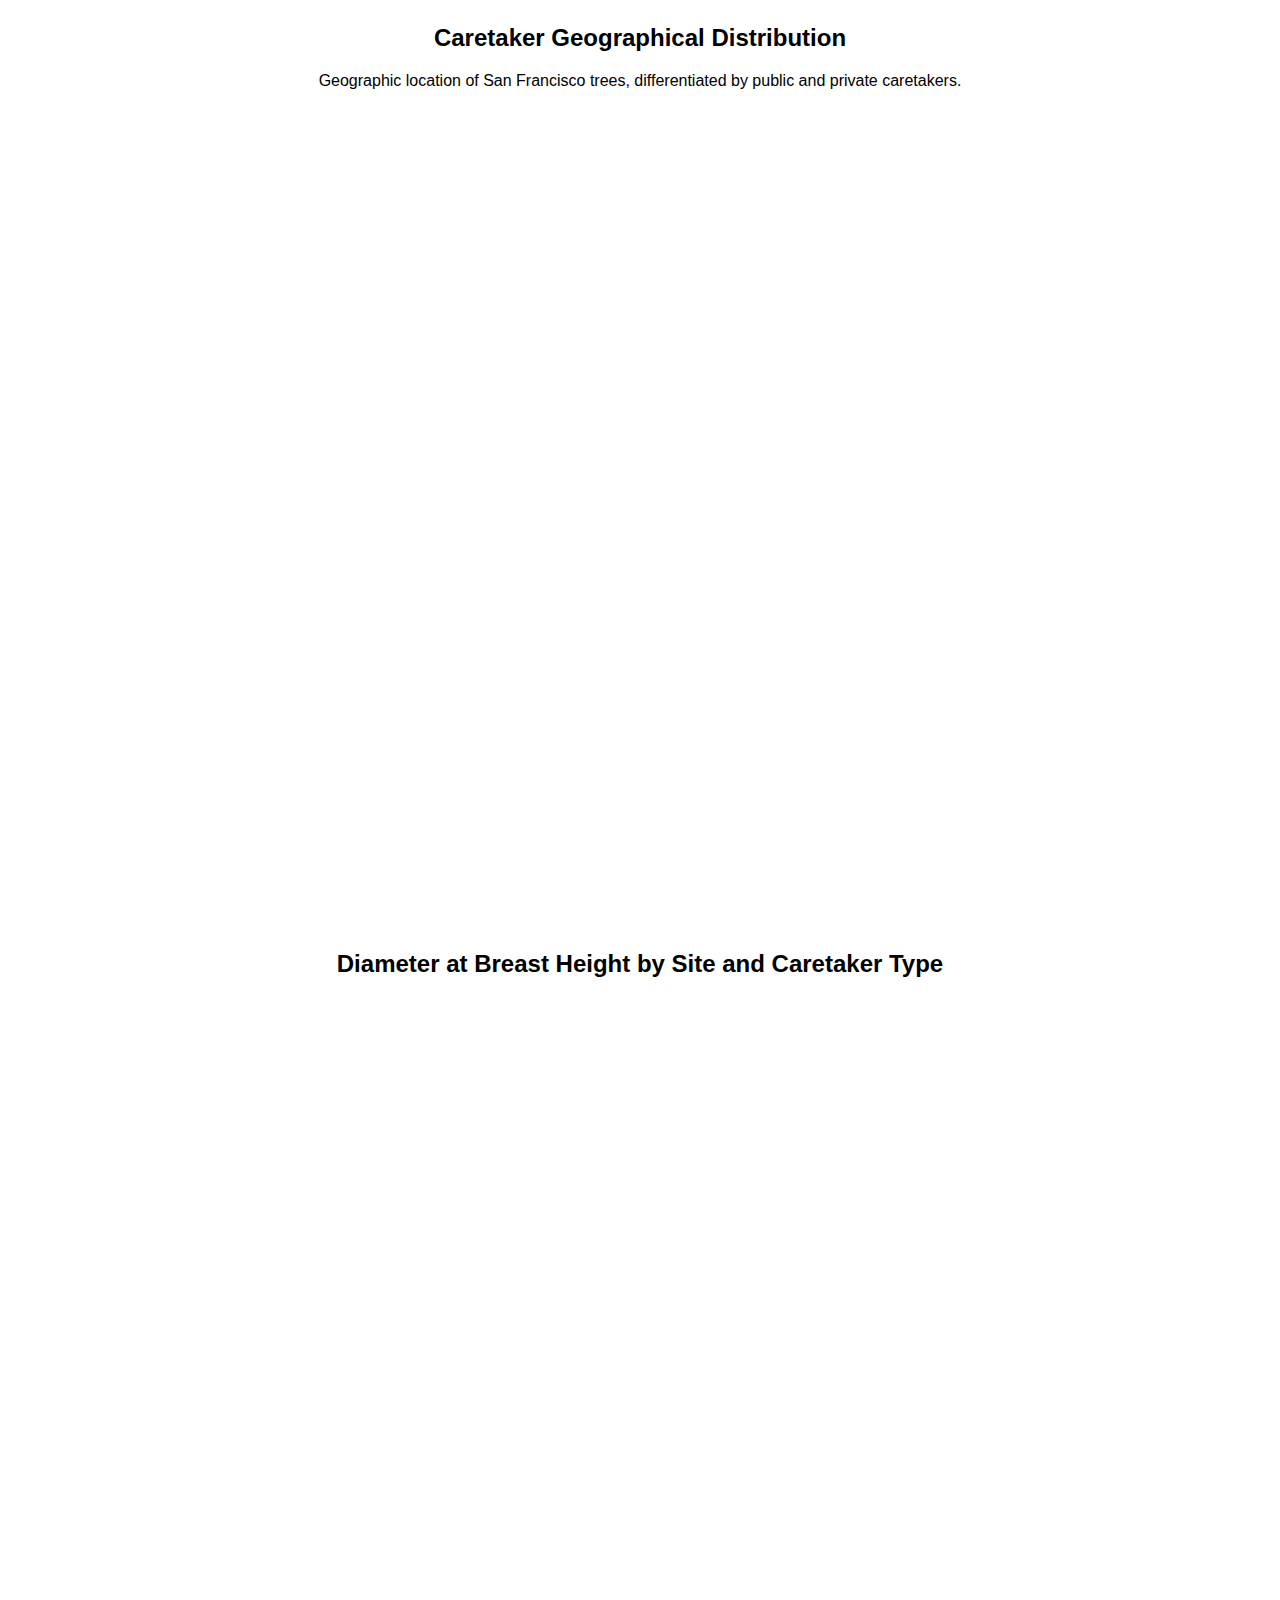
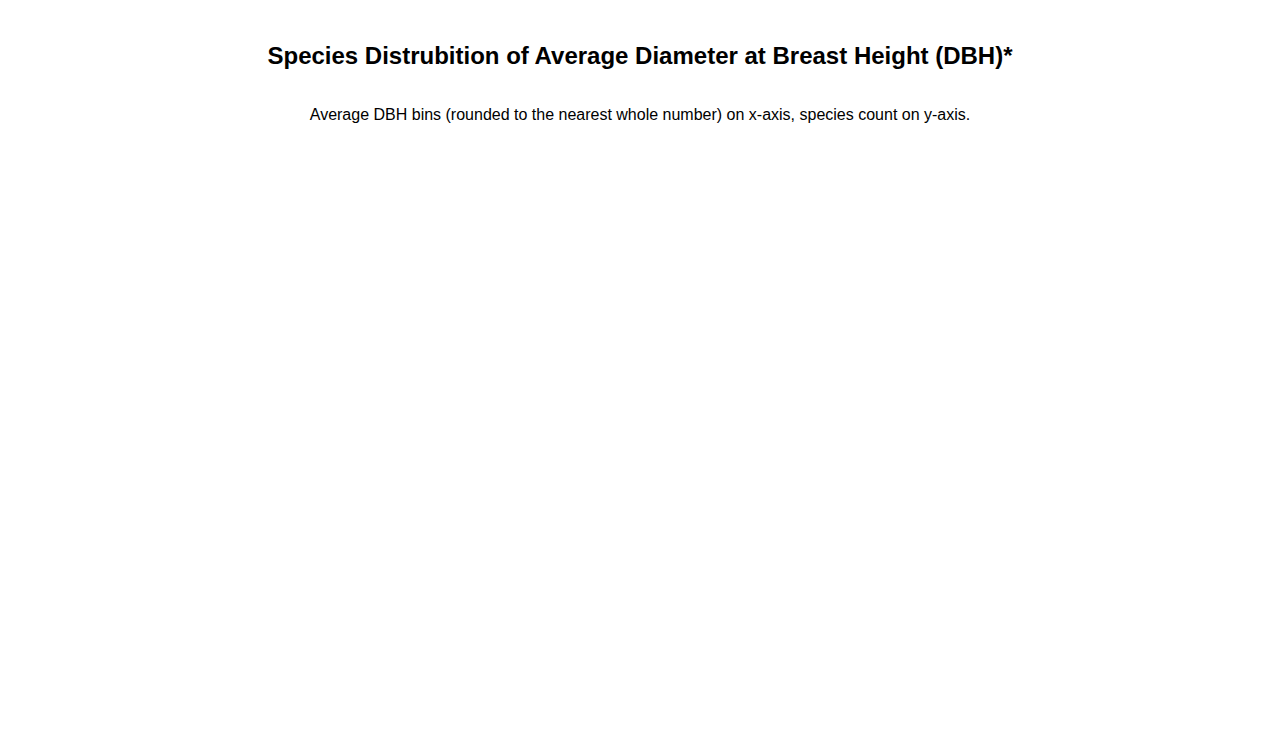
<file: trees.html>
<html>
<head>
    <title>INFO 4310 - HW 1</title>

    <script src="https://d3js.org/d3.v7.min.js"></script>
    <script src="https://d3js.org/topojson.v3.min.js"></script>
</head>

<style>
	.gridlines line {
    stroke: #bbb;
  }
  
  .gridlines .domain {
    stroke: none;
  }

  .flex-container {
    display: flex;
    flex-direction: row;
  }

  .title {
    padding: 1em 1em 0 1em;
  }

  body {
    /* font-family: Cambria, Cochin, Georgia, Times, 'Times New Roman', serif */
    font-family: 'Trebuchet MS', 'Lucida Sans Unicode', 'Lucida Grande', 'Lucida Sans', Arial, sans-serif;
    text-align: center;
    margin: auto;
  }

  svg {
    /* text-align: center; */
    margin: auto;
  }

  .neighborhood {
        fill: aliceblue;
      }

  .outline {
    stroke: black;
    stroke-width: 1px;
    fill: none;
  }
</style>

<body> 
  <!-- Map -->
  <h2 class="title">Caretaker Geographical Distribution</h2>
  <p>Geographic location of San Francisco trees, differentiated by public and private caretakers.</p>
  
  <div id="maplegend"></div> 
  <svg id="map" height="800" width="800"></svg>

  <!-- Scatter plot -->
  <h2 class="title">Diameter at Breast Height by Site and Caretaker Type</h2>

  <div id="scatterlegend"></div> 
  <svg id="scatterplot" height="600" width="800"></svg> 

  <!-- Bar chart -->
  <h2 class="title">Species Distrubition of Average Diameter at Breast Height (DBH)*</h2>
  <p class="title">Average DBH bins (rounded to the nearest whole number) on x-axis, species count on y-axis.</p>

  <svg id="barchart" height="600" width="1000"></svg>
  

	<script id="scatterScript">
		// scatter svg details
		const scatter = d3.select("svg#scatterplot");
		const margin = {top: 10, right: 20, bottom: 230, left: 100};
		const chartWidth = scatter.attr("width") - margin.left - margin.right;
		const chartHeight = scatter.attr("height") - margin.top - margin.bottom;

		// Scatter <g> tag to put annotations above axis labels
		let annotations = scatter.append("g").attr("id","annotations");

		let chartArea = scatter.append("g").attr("id","points")
                                  .attr("transform","translate("+margin.left+","+margin.top+")");

		const loadScatter = async function() {
      
      // Load filtered tree data
      let trees = await d3.csv("data/Street_Tree_List-2022-01-30_FILTERED.csv", d3.autoType );

			// Make DBH number in case any strings
			trees.forEach( d => {
          d['DBH'] = Number(d['DBH']);
        });

			// SCALES
			// x axis, Site Info, categorical scalePoint()
			const sites = trees.map((d) => d["qSiteInfo"])
			const siteScale = d3.scalePoint().domain(sites).range([0, chartWidth]);
      
			// y axis, DBH, continuous scaleLinear()
			const dbhExtent = d3.extent(trees, d => d['DBH']);
			const dbhScale = d3.scaleLinear().domain(dbhExtent).range([chartHeight, 0]);

			// color scale, by caretaker binary
      const binCaretaker = ["Public", "Private"];
      const caretakerScale = d3.scaleOrdinal().domain(binCaretaker).range(['#082e12', 'greenyellow']);

			// AXES
			// y axis
			let leftAxis = d3.axisLeft(dbhScale)
												.tickFormat(d3.format("0"))
												
			let leftGridlines = d3.axisLeft(dbhScale)
														.tickSize(-chartWidth-10)
														.tickFormat("")

			annotations.append("g")
				.attr("class", "y axis")
				.attr("transform",`translate(${margin.left-10},${margin.top})`)
        .style("font-size", "1.1em")
				.call(leftAxis)
			annotations.append("g")
				.attr("class", "y gridlines")
				.attr("transform",`translate(${margin.left-10},${margin.top})`)
				.call(leftGridlines);

			// x axis
			let bottomAxis = d3.axisBottom(siteScale);

			let bottomGridlines = d3.axisBottom(siteScale)
															.tickSize(-chartHeight-10)
															.tickFormat("")

			// selectall on all the text elements in the axis and add a transform rotate
			annotations.append("g")
				.attr("class", "x axis")
				.attr("transform",`translate(${margin.left},${chartHeight + margin.top + 10})`)
				.call(bottomAxis)
				.selectAll("text")
				.style("text-anchor", "end")
        .style("font-size", "1.2em")
				.attr("dx", "-.8em")
				.attr("dy", ".15em")
				.attr("transform", "rotate(-55)");
			annotations.append("g")
				.attr("class", "x gridlines")
				.attr("transform",`translate(${margin.left},${chartHeight + margin.top + 10})`)
				.call(bottomGridlines);

			// plot data 
			let circles = chartArea.selectAll("circle.point").data(trees)
                                    .join("circle")
                                    .attr("class", "point")
                                    .attr("opacity", 0.4)
                                    .attr("cx", d => siteScale(d['qSiteInfo']) + 10*Math.random()-5)
                                    .attr("cy", d => dbhScale(d['DBH']+1))
                                    .attr("r", 4)
                                    .attr("fill", d => caretakerScale(d['binCaretaker']) );

			// changing shape based on owner type
      // if caretaker is private, append circle
      // if caretaker is public, append triangle


			// SOURCE: https://stackoverflow.com/questions/39760757/d3-scatterplot-from-all-circles-to-different-shapes
			// var symbol = d3.symbol(); 

			// circles.attr("d", symbol.type(function(d){
			// 		if(d.binCaretaker == "Public"){ return d3.symbolTriangle} 
			// 		else if (d.binCaretaker == "Private"){ return d3.symbolCircle}
			// 	}))

      // LEGEND -- didn't work w a forloop, did it manually
      const caretakerLegend = d3.select("div#scatterlegend");

      let svgCaretakerLeg = caretakerLegend.append("svg")
                                            .attr("width", "400px")
                                            .attr("height", "100px");

      // public
      svgCaretakerLeg.append("circle")
                      .attr("cx", 20)
                      .attr("cy", 50)
                      .attr("r", 10)
                      .attr("fill", "#082e12");

      svgCaretakerLeg.append("text")
                      .text("Public Caretaker")
                      .attr("x", 40)
                      .attr("y", 50)
                      .style("dominant-baseline", "middle");

      // private               
      svgCaretakerLeg.append("circle")
                      .attr("cx", 200)
                      .attr("cy", 50)
                      .attr("r", 10)
                      .attr("fill", "greenyellow");

      svgCaretakerLeg.append("text")
                      .text("Private Caretaker")
                      .attr("x", 220)
                      .attr("y", 50)
                      .style("dominant-baseline", "middle");
    }


      // why is this not working
      // https://d3-graph-gallery.com/graph/custom_legend.html
      
      // caretakerScale.domain().forEach ( (d, i) => {
      //     svgLegend.append("circle")
      //                .attr("cx", 500)
      //                .attr("cy", 500)
      //                .attr("r", 15)
      //                .style("fill", caretakerScale(d));
      //   });

		loadScatter();
	</script>

  <script id="barScript">
    // number of species with avg DBH within the bins

    // bar svg details
		const bar = d3.select("svg#barchart");
		const barMargin = {top: 10, right: 20, bottom: 100, left: 100};
		const barChartWidth = bar.attr("width") - barMargin.left - barMargin.right;
		const barChartHeight = bar.attr("height") - barMargin.top - barMargin.bottom;

		let barAnnotations = bar.append("g").attr("id","barAnnotations");

		let barChartArea = bar.append("g").attr("id","bars")
                                      .attr("transform","translate("+barMargin.left+","+barMargin.top+")");

		const loadBar = async function() {
      
      // Load filtered tree data
      let binsDBH = await d3.csv("data/bins_dbh.csv", d3.autoType );

			// Make sure numbers
			binsDBH.forEach( d => {
          d['count'] = Number(d['count']);
        });

        binsDBH.forEach( d => {
          d['avgDBH'] = Number(d['avgDBH']);
        });

			// SCALES
			// x axis, avg DBH
      const dbhExtent2 = d3.extent(binsDBH, d => d['avgDBH']);
			const dbhScale2 = d3.scaleLinear().domain(dbhExtent2).range([0, barChartWidth]);
      
			// y axis, count of species
			const countExtent = d3.extent(binsDBH, d => d['count']);
			const countScale = d3.scaleLinear().domain(countExtent).range([barChartHeight, 0]);

      // AXES
			// y axis
			let barLeftAxis = d3.axisLeft(countScale)
												.tickFormat(d3.format("0"))
												
			let barLeftGridlines = d3.axisLeft(countScale)
														   .tickSize(-barChartWidth-10)
														   .tickFormat("")

			barAnnotations.append("g")
                    .attr("class", "y axis")
                    .attr("transform",`translate(${barMargin.left - 10},${barMargin.top})`)
                    .style("font-size", "1.1em")
                    .call(barLeftAxis)
			barAnnotations.append("g")
                    .attr("class", "y gridlines")
                    .attr("transform",`translate(${barMargin.left - 10},${barMargin.top})`)
                    .call(barLeftGridlines);

			// x axis
			let barBottomAxis = d3.axisBottom(dbhScale2)
                            .tickFormat(d3.format("0"));

      barAnnotations.append("g")
                    .attr("class", "x axis")
                    .attr("transform",`translate(${barMargin.left},${barChartHeight+barMargin.top})`)
                    .style("font-size", "1.1em")
                    .call(barBottomAxis);

      // add bars
      barChartArea.selectAll("rect").data(binsDBH)
                  .join("rect")
                  .attr("x", d => dbhScale2(d['avgDBH']))
                  .attr("y", d => countScale(d['count'] + 1))
                  .attr("height", d => (countScale(0) - countScale(d['count'])))
                  .attr("width", 6)
                  .attr("fill", "darkgreen")
                  .style("stroke", "none");
      }
      loadBar();
    

  </script>

  <!-- top 10 most popular species and avg dbh? -->

  <script id="mapScript">
    const mapSVG = d3.select("#map");
    const mapMargin = { top: 20, right: 20, bottom: 20, left:100};
    const mapAreaWidth = mapSVG.attr("width") - mapMargin.left - mapMargin.right;
    const mapAreaHeight = mapSVG.attr("height") - mapMargin.top - mapMargin.bottom;
    const map = mapSVG.append("g")
                      .attr("transform","translate("+mapMargin.left+","+mapMargin.top+")");
  
    const loadMap = async function() {
      const sf = await d3.json("data/SF-Neighborhoods.geo.json");
      console.log(sf);

      // data has neighborhoods as topographic feature
      var neighborhoods = topojson.feature(sf, sf.objects.SFNeighborhoods);
      var neighborhoodsMesh = topojson.mesh(sf, sf.objects.SFNeighborhoods);
      var projection = d3.geoAlbersUsa().fitSize([mapAreaWidth, mapAreaHeight], neighborhoods);
      var path = d3.geoPath().projection(projection);
      // console.log(neighborhoods);
      // console.log(neighborhoodsMesh);

      // draw neighborhoods
      map.selectAll("path.neighborhood").data(neighborhoods.features)
         .join("path")
         .attr("class", "neighborhood")
         .attr("note", d => d.id)
         .attr("d", path);

      // neighborhood outlines
      map.append("path").datum(neighborhoodsMesh)
         .attr("class","outline")
         .attr("d", path);

      // color scale for caretaaker
      const binCaretaker = ["Public", "Private"];
      const caretakerScale = d3.scaleOrdinal().domain(binCaretaker).range(['#082e12', 'greenyellow']);

      // add tree positions
      var trees = await d3.csv("data/Street_Tree_List-2022-01-30_FILTERED.csv", d3.autotype);
      
      trees.forEach( d => {
        d.Position = projection( [d.Longitude, d.Latitude] );
       });

      // draw tree dots
      map.selectAll("circle").data(trees)
       .join("circle")
       .attr("r", 1.5)
       .attr("fill", d => caretakerScale(d['binCaretaker']))
       .attr("opacity", 0.4)
       .attr("cx", d => d.Position[0])
       .attr("cy", d => d.Position[1]);

       // legend (same as scatter plot)
       // LEGEND -- didn't work w a forloop, did it manually
      const caretakerLegend = d3.select("div#maplegend");

      let svgCaretakerLeg = caretakerLegend.append("svg")
                                            .attr("width", "400px")
                                            .attr("height", "100px");

      // public
      svgCaretakerLeg.append("circle")
                      .attr("cx", 20)
                      .attr("cy", 50)
                      .attr("r", 10)
                      .attr("fill", "#082e12");

      svgCaretakerLeg.append("text")
                      .text("Public Caretaker")
                      .attr("x", 40)
                      .attr("y", 50)
                      .style("dominant-baseline", "middle");

      // private               
      svgCaretakerLeg.append("circle")
                      .attr("cx", 200)
                      .attr("cy", 50)
                      .attr("r", 10)
                      .attr("fill", "greenyellow");

      svgCaretakerLeg.append("text")
                      .text("Private Caretaker")
                      .attr("x", 220)
                      .attr("y", 50)
                      .style("dominant-baseline", "middle");
    }
    
    loadMap();
  </script>

</body>
</html>
</file>
<file: assets/css/noscript.css>
/*
	Stellar by HTML5 UP
	html5up.net | @ajlkn
	Free for personal and commercial use under the CCA 3.0 license (html5up.net/license)
*/

/* Header */

	body.is-preload #header.alt > * {
		opacity: 1;
	}

	body.is-preload #header.alt .logo {
		-moz-transform: none;
		-webkit-transform: none;
		-ms-transform: none;
		transform: none;
	}
</file>
<file: pitt-files/style.css>
/* Images */
img {
    border: gray solid 1px;
    border-radius: 5px;
    margin: 1em;
}

.flex {
    display: flex;
    flex-direction: row;
}






/* Map outline */
.outline {
    stroke-width: 2px;
    fill: none;
    stroke: #333;
}

/* Heading and paragraph text */
h1, p, h2, h3, h4, li {
    font-family: 'Lucida Sans', 'Lucida Sans Regular', 'Lucida Grande', 'Lucida Sans Unicode', Geneva, Verdana, sans-serif;
    margin: 0.5em 0 0.5em 0;
}

h1, h2, p {
    padding: 0 15px;
}

/* Centered content */
.align-center {
    display: flex;
    justify-content: center;
}

/* List of restaurants */
.list {
    max-height: 600px;
    overflow-y: scroll;
    max-width: 600px;
    margin: 20px auto;
}

/* Each restaurant entry in the list */
.restaurantEntry {
    display: flex;
    align-items: center;
    padding: 10px;
    border-bottom: 1px solid #eee;
}

.restaurantName {
    margin-right: 10px;
    font-weight: bold;
    flex-grow: 1;
}

.starRatings {
    font-size: 18px;
    color: #FFD700;
    display: flex;
    align-items: center;
}

.fullStar {
    margin-right: 2px;
}

.halfStar {
    margin-right: 2px;
    font-size: 16px;
}

/* Selected restaurant info */
#selected {
    margin: 5px;
    padding: 5px;
    border: 1px solid #ddd;
}

/* Category and neighborhood buttons */
/* Category and neighborhood buttons */
.categoryButton, .neighborhoodButton, .starButton {
    background-color: #eee;
    border: none;
    padding: 10px;
    margin: 5px 2px; /* reduce the horizontal margin to 2px */
    border-radius: 5px;
    cursor: pointer;
}

/* Restaurant filter buttons */
.filterButton {
    background-color: #eee;
    border: none;
    padding: 5px 10px;
    margin: 5px 2px; /* reduce the horizontal margin to 2px */
    border-radius: 5px;
    cursor: pointer;
}

.categoryButton:hover, .neighborhoodButton:hover, .starButton:hover, .filterButton:hover {
    background-color: #6ed30b;
    color: white;
}

.active {
    background-color: #6ed30b;
    color: white;
}

/* Red button */
.redButton {
    background-color: red;
    color: white;
    border: none;
    padding: 10px;
    border-radius: 5px;
    font-size: 16px;
    cursor: pointer;
    margin-top: 10px;
}

.redButton:hover {
    background-color: #ff4444;
}
</file>
<file: assets/css/main.css>
@import url(fontawesome-all.min.css);
@import 'https://fonts.googleapis.com/css?family=Source+Sans+Pro:300,400';

/*
	Stellar by HTML5 UP
	html5up.net | @ajlkn
	Free for personal and commercial use under the CCA 3.0 license (html5up.net/license)
*/

html, body, div, span, applet, object,
iframe, h1, h2, h3, h4, h5, h6, p, blockquote,
pre, a, abbr, acronym, address, big, cite,
code, del, dfn, em, img, ins, kbd, q, s, samp,
small, strike, strong, sub, sup, tt, var, b,
u, i, center, dl, dt, dd, ol, ul, li, fieldset,
form, label, legend, table, caption, tbody,
tfoot, thead, tr, th, td, article, aside,
canvas, details, embed, figure, figcaption,
footer, header, hgroup, menu, nav, output, ruby,
section, summary, time, mark, audio, video {
	margin: 0;
	padding: 0;
	border: 0;
	font-size: 100%;
	font: inherit;
	vertical-align: baseline;}

article, aside, details, figcaption, figure,
footer, header, hgroup, menu, nav, section {
	display: block;}

body {
	line-height: 1;
}

ol, ul {
	list-style: none;
}

blockquote, q {
	quotes: none;
}

	blockquote:before, blockquote:after, q:before, q:after {
		content: '';
		content: none;
	}

table {
	border-collapse: collapse;
	border-spacing: 0;
}

body {
	-webkit-text-size-adjust: none;
}

mark {
	background-color: transparent;
	color: inherit;
}

input::-moz-focus-inner {
	border: 0;
	padding: 0;
}

input, select, textarea {
	-moz-appearance: none;
	-webkit-appearance: none;
	-ms-appearance: none;
	appearance: none;
}

/* Basic */

	@-ms-viewport {
		width: device-width;
	}

	body {
		-ms-overflow-style: scrollbar;
	}

	@media screen and (max-width: 480px) {

		html, body {
			min-width: 320px;
		}

	}

	html {
		box-sizing: border-box;
		scroll-behavior: smooth;
	}

	*, *:before, *:after {
		box-sizing: inherit;
	}

	body {
		background-color: #606d96;
		background-image: url("images/overlay.png"), -moz-linear-gradient(45deg, #071028 15%, #606d96 85%);
		background-image: url("images/overlay.png"), -webkit-linear-gradient(45deg, #071028 15%, #606d96 85%);
		background-image: url("images/overlay.png"), -ms-linear-gradient(45deg, #071028 15%, #606d96 85%);
		background-image: url("images/overlay.png"), linear-gradient(45deg, #071028 15%, #606d96 85%);
	}

		body.is-preload *, body.is-preload *:before, body.is-preload *:after {
			-moz-animation: none !important;
			-webkit-animation: none !important;
			-ms-animation: none !important;
			animation: none !important;
			-moz-transition: none !important;
			-webkit-transition: none !important;
			-ms-transition: none !important;
			transition: none !important;
		}

/* Type */

	body {
		/* background-color: #935d8c; */
		background-color: #606d96;
		color: rgba(255, 255, 255, 0.65);
	}

	body, input, select, textarea {
		font-family: "Source Sans Pro", Helvetica, sans-serif;
		font-size: 17pt;
		font-weight: 300;
		line-height: 1.65;
	}

		@media screen and (max-width: 1680px) {

			body, input, select, textarea {
				font-size: 14pt;
			}

		}

		@media screen and (max-width: 1280px) {

			body, input, select, textarea {
				font-size: 12pt;
			}

		}

		@media screen and (max-width: 360px) {

			body, input, select, textarea {
				font-size: 11pt;
			}

		}

	a {
		-moz-transition: color 0.2s ease, border-bottom 0.2s ease;
		-webkit-transition: color 0.2s ease, border-bottom 0.2s ease;
		-ms-transition: color 0.2s ease, border-bottom 0.2s ease;
		transition: color 0.2s ease, border-bottom 0.2s ease;
		text-decoration: none;
		/* border-bottom: dotted 1px; */
		color: inherit;
	}

		a:hover {
			border-bottom-color: transparent;
			font-weight: 400;
		}

	strong, b {
		font-weight: 400;
	}

	em, i {
		font-style: italic;
	}

	p {
		margin: 0 0 2em 0;
	}

		p.content {
			-moz-columns: 20em 2;
			-webkit-columns: 20em 2;
			-ms-columns: 20em 2;
			columns: 20em 2;
			-moz-column-gap: 2em;
			-webkit-column-gap: 2em;
			-ms-column-gap: 2em;
			column-gap: 2em;
			text-align: justify;
		}

	h1, h2, h3, h4, h5, h6 {
		font-weight: 300;
		line-height: 1.5;
		margin: 0 0 0.7em 0;
		letter-spacing: -0.025em;
	}

		h1 a, h2 a, h3 a, h4 a, h5 a, h6 a {
			color: inherit;
			text-decoration: none;
		}

	h1 {
		font-size: 2.5em;
		line-height: 1.2;
	}

	h2 {
		font-size: 1.5em;
	}

	h3 {
		font-size: 1.25em;
	}

	h4 {
		font-size: 1.1em;
	}

	h5 {
		font-size: 0.9em;
	}

	h6 {
		font-size: 0.7em;
	}

	@media screen and (max-width: 736px) {

		h1 {
			font-size: 2em;
		}

	}

	sub {
		font-size: 0.8em;
		position: relative;
		top: 0.5em;
	}

	sup {
		font-size: 0.8em;
		position: relative;
		top: -0.5em;
	}

	blockquote {
		border-left: solid 4px;
		font-style: italic;
		margin: 0 0 2em 0;
		padding: 0.5em 0 0.5em 2em;
	}

	code {
		border-radius: 8px;
		border: solid 1px;
		font-family: "Courier New", monospace;
		font-size: 0.9em;
		margin: 0 0.25em;
		padding: 0.25em 0.65em;
	}

	pre {
		-webkit-overflow-scrolling: touch;
		font-family: "Courier New", monospace;
		font-size: 0.9em;
		margin: 0 0 2em 0;
	}

		pre code {
			display: block;
			line-height: 1.75;
			padding: 1em 1.5em;
			overflow-x: auto;
		}

	hr {
		border: 0;
		border-bottom: solid 1px;
		margin: 2em 0;
	}

		hr.major {
			margin: 3em 0;
		}

	.align-left {
		text-align: left;
	}

	.align-center {
		text-align: center;
	}

	.align-right {
		text-align: right;
	}

	input, select, textarea {
		color: #ffffff;
	}

	a:hover {
		color: #ffffff;
	}

	strong, b {
		color: #ffffff;
	}

	h1, h2, h3, h4, h5, h6 {
		color: #ffffff;
	}

	blockquote {
		border-left-color: rgba(255, 255, 255, 0.35);
	}

	code {
		background: rgba(255, 255, 255, 0.075);
		border-color: rgba(255, 255, 255, 0.35);
	}

	hr {
		border-bottom-color: rgba(255, 255, 255, 0.35);
	}

/* Row */

	.row {
		display: flex;
		flex-wrap: wrap;
		box-sizing: border-box;
		align-items: stretch;
	}

		.row > * {
			box-sizing: border-box;
		}

		.row.gtr-uniform > * > :last-child {
			margin-bottom: 0;
		}

		.row.aln-left {
			justify-content: flex-start;
		}

		.row.aln-center {
			justify-content: center;
		}

		.row.aln-right {
			justify-content: flex-end;
		}

		.row.aln-top {
			align-items: flex-start;
		}

		.row.aln-middle {
			align-items: center;
		}

		.row.aln-bottom {
			align-items: flex-end;
		}

		.row > .imp {
			order: -1;
		}

		.row > .col-1 {
			width: 8.33333%;
		}

		.row > .off-1 {
			margin-left: 8.33333%;
		}

		.row > .col-2 {
			width: 16.66667%;
		}

		.row > .off-2 {
			margin-left: 16.66667%;
		}

		.row > .col-3 {
			width: 25%;
		}

		.row > .off-3 {
			margin-left: 25%;
		}

		.row > .col-4 {
			width: 33.33333%;
		}

		.row > .off-4 {
			margin-left: 33.33333%;
		}

		.row > .col-5 {
			width: 41.66667%;
		}

		.row > .off-5 {
			margin-left: 41.66667%;
		}

		.row > .col-6 {
			width: 50%;
		}

		.row > .off-6 {
			margin-left: 50%;
		}

		.row > .col-7 {
			width: 58.33333%;
		}

		.row > .off-7 {
			margin-left: 58.33333%;
		}

		.row > .col-8 {
			width: 66.66667%;
		}

		.row > .off-8 {
			margin-left: 66.66667%;
		}

		.row > .col-9 {
			width: 75%;
		}

		.row > .off-9 {
			margin-left: 75%;
		}

		.row > .col-10 {
			width: 83.33333%;
		}

		.row > .off-10 {
			margin-left: 83.33333%;
		}

		.row > .col-11 {
			width: 91.66667%;
		}

		.row > .off-11 {
			margin-left: 91.66667%;
		}

		.row > .col-12 {
			width: 100%;
		}

		.row > .off-12 {
			margin-left: 100%;
		}

		.row.gtr-0 {
			margin-top: 0;
			margin-left: 0em;
		}

			.row.gtr-0 > * {
				padding: 0 0 0 0em;
			}

			.row.gtr-0.gtr-uniform {
				margin-top: 0em;
			}

				.row.gtr-0.gtr-uniform > * {
					padding-top: 0em;
				}

		.row.gtr-25 {
			margin-top: 0;
			margin-left: -0.375em;
		}

			.row.gtr-25 > * {
				padding: 0 0 0 0.375em;
			}

			.row.gtr-25.gtr-uniform {
				margin-top: -0.375em;
			}

				.row.gtr-25.gtr-uniform > * {
					padding-top: 0.375em;
				}

		.row.gtr-50 {
			margin-top: 0;
			margin-left: -0.75em;
		}

			.row.gtr-50 > * {
				padding: 0 0 0 0.75em;
			}

			.row.gtr-50.gtr-uniform {
				margin-top: -0.75em;
			}

				.row.gtr-50.gtr-uniform > * {
					padding-top: 0.75em;
				}

		.row {
			margin-top: 0;
			margin-left: -1.5em;
		}

			.row > * {
				padding: 0 0 0 1.5em;
			}

			.row.gtr-uniform {
				margin-top: -1.5em;
			}

				.row.gtr-uniform > * {
					padding-top: 1.5em;
				}

		.row.gtr-150 {
			margin-top: 0;
			margin-left: -2.25em;
		}

			.row.gtr-150 > * {
				padding: 0 0 0 2.25em;
			}

			.row.gtr-150.gtr-uniform {
				margin-top: -2.25em;
			}

				.row.gtr-150.gtr-uniform > * {
					padding-top: 2.25em;
				}

		.row.gtr-200 {
			margin-top: 0;
			margin-left: -3em;
		}

			.row.gtr-200 > * {
				padding: 0 0 0 3em;
			}

			.row.gtr-200.gtr-uniform {
				margin-top: -3em;
			}

				.row.gtr-200.gtr-uniform > * {
					padding-top: 3em;
				}

		@media screen and (max-width: 1680px) {

			.row {
				display: flex;
				flex-wrap: wrap;
				box-sizing: border-box;
				align-items: stretch;
			}

				.row > * {
					box-sizing: border-box;
				}

				.row.gtr-uniform > * > :last-child {
					margin-bottom: 0;
				}

				.row.aln-left {
					justify-content: flex-start;
				}

				.row.aln-center {
					justify-content: center;
				}

				.row.aln-right {
					justify-content: flex-end;
				}

				.row.aln-top {
					align-items: flex-start;
				}

				.row.aln-middle {
					align-items: center;
				}

				.row.aln-bottom {
					align-items: flex-end;
				}

				.row > .imp-xlarge {
					order: -1;
				}

				.row > .col-1-xlarge {
					width: 8.33333%;
				}

				.row > .off-1-xlarge {
					margin-left: 8.33333%;
				}

				.row > .col-2-xlarge {
					width: 16.66667%;
				}

				.row > .off-2-xlarge {
					margin-left: 16.66667%;
				}

				.row > .col-3-xlarge {
					width: 25%;
				}

				.row > .off-3-xlarge {
					margin-left: 25%;
				}

				.row > .col-4-xlarge {
					width: 33.33333%;
				}

				.row > .off-4-xlarge {
					margin-left: 33.33333%;
				}

				.row > .col-5-xlarge {
					width: 41.66667%;
				}

				.row > .off-5-xlarge {
					margin-left: 41.66667%;
				}

				.row > .col-6-xlarge {
					width: 50%;
				}

				.row > .off-6-xlarge {
					margin-left: 50%;
				}

				.row > .col-7-xlarge {
					width: 58.33333%;
				}

				.row > .off-7-xlarge {
					margin-left: 58.33333%;
				}

				.row > .col-8-xlarge {
					width: 66.66667%;
				}

				.row > .off-8-xlarge {
					margin-left: 66.66667%;
				}

				.row > .col-9-xlarge {
					width: 75%;
				}

				.row > .off-9-xlarge {
					margin-left: 75%;
				}

				.row > .col-10-xlarge {
					width: 83.33333%;
				}

				.row > .off-10-xlarge {
					margin-left: 83.33333%;
				}

				.row > .col-11-xlarge {
					width: 91.66667%;
				}

				.row > .off-11-xlarge {
					margin-left: 91.66667%;
				}

				.row > .col-12-xlarge {
					width: 100%;
				}

				.row > .off-12-xlarge {
					margin-left: 100%;
				}

				.row.gtr-0 {
					margin-top: 0;
					margin-left: 0em;
				}

					.row.gtr-0 > * {
						padding: 0 0 0 0em;
					}

					.row.gtr-0.gtr-uniform {
						margin-top: 0em;
					}

						.row.gtr-0.gtr-uniform > * {
							padding-top: 0em;
						}

				.row.gtr-25 {
					margin-top: 0;
					margin-left: -0.375em;
				}

					.row.gtr-25 > * {
						padding: 0 0 0 0.375em;
					}

					.row.gtr-25.gtr-uniform {
						margin-top: -0.375em;
					}

						.row.gtr-25.gtr-uniform > * {
							padding-top: 0.375em;
						}

				.row.gtr-50 {
					margin-top: 0;
					margin-left: -0.75em;
				}

					.row.gtr-50 > * {
						padding: 0 0 0 0.75em;
					}

					.row.gtr-50.gtr-uniform {
						margin-top: -0.75em;
					}

						.row.gtr-50.gtr-uniform > * {
							padding-top: 0.75em;
						}

				.row {
					margin-top: 0;
					margin-left: -1.5em;
				}

					.row > * {
						padding: 0 0 0 1.5em;
					}

					.row.gtr-uniform {
						margin-top: -1.5em;
					}

						.row.gtr-uniform > * {
							padding-top: 1.5em;
						}

				.row.gtr-150 {
					margin-top: 0;
					margin-left: -2.25em;
				}

					.row.gtr-150 > * {
						padding: 0 0 0 2.25em;
					}

					.row.gtr-150.gtr-uniform {
						margin-top: -2.25em;
					}

						.row.gtr-150.gtr-uniform > * {
							padding-top: 2.25em;
						}

				.row.gtr-200 {
					margin-top: 0;
					margin-left: -3em;
				}

					.row.gtr-200 > * {
						padding: 0 0 0 3em;
					}

					.row.gtr-200.gtr-uniform {
						margin-top: -3em;
					}

						.row.gtr-200.gtr-uniform > * {
							padding-top: 3em;
						}

		}

		@media screen and (max-width: 1280px) {

			.row {
				display: flex;
				flex-wrap: wrap;
				box-sizing: border-box;
				align-items: stretch;
			}

				.row > * {
					box-sizing: border-box;
				}

				.row.gtr-uniform > * > :last-child {
					margin-bottom: 0;
				}

				.row.aln-left {
					justify-content: flex-start;
				}

				.row.aln-center {
					justify-content: center;
				}

				.row.aln-right {
					justify-content: flex-end;
				}

				.row.aln-top {
					align-items: flex-start;
				}

				.row.aln-middle {
					align-items: center;
				}

				.row.aln-bottom {
					align-items: flex-end;
				}

				.row > .imp-large {
					order: -1;
				}

				.row > .col-1-large {
					width: 8.33333%;
				}

				.row > .off-1-large {
					margin-left: 8.33333%;
				}

				.row > .col-2-large {
					width: 16.66667%;
				}

				.row > .off-2-large {
					margin-left: 16.66667%;
				}

				.row > .col-3-large {
					width: 25%;
				}

				.row > .off-3-large {
					margin-left: 25%;
				}

				.row > .col-4-large {
					width: 33.33333%;
				}

				.row > .off-4-large {
					margin-left: 33.33333%;
				}

				.row > .col-5-large {
					width: 41.66667%;
				}

				.row > .off-5-large {
					margin-left: 41.66667%;
				}

				.row > .col-6-large {
					width: 50%;
				}

				.row > .off-6-large {
					margin-left: 50%;
				}

				.row > .col-7-large {
					width: 58.33333%;
				}

				.row > .off-7-large {
					margin-left: 58.33333%;
				}

				.row > .col-8-large {
					width: 66.66667%;
				}

				.row > .off-8-large {
					margin-left: 66.66667%;
				}

				.row > .col-9-large {
					width: 75%;
				}

				.row > .off-9-large {
					margin-left: 75%;
				}

				.row > .col-10-large {
					width: 83.33333%;
				}

				.row > .off-10-large {
					margin-left: 83.33333%;
				}

				.row > .col-11-large {
					width: 91.66667%;
				}

				.row > .off-11-large {
					margin-left: 91.66667%;
				}

				.row > .col-12-large {
					width: 100%;
				}

				.row > .off-12-large {
					margin-left: 100%;
				}

				.row.gtr-0 {
					margin-top: 0;
					margin-left: 0em;
				}

					.row.gtr-0 > * {
						padding: 0 0 0 0em;
					}

					.row.gtr-0.gtr-uniform {
						margin-top: 0em;
					}

						.row.gtr-0.gtr-uniform > * {
							padding-top: 0em;
						}

				.row.gtr-25 {
					margin-top: 0;
					margin-left: -0.375em;
				}

					.row.gtr-25 > * {
						padding: 0 0 0 0.375em;
					}

					.row.gtr-25.gtr-uniform {
						margin-top: -0.375em;
					}

						.row.gtr-25.gtr-uniform > * {
							padding-top: 0.375em;
						}

				.row.gtr-50 {
					margin-top: 0;
					margin-left: -0.75em;
				}

					.row.gtr-50 > * {
						padding: 0 0 0 0.75em;
					}

					.row.gtr-50.gtr-uniform {
						margin-top: -0.75em;
					}

						.row.gtr-50.gtr-uniform > * {
							padding-top: 0.75em;
						}

				.row {
					margin-top: 0;
					margin-left: -1.5em;
				}

					.row > * {
						padding: 0 0 0 1.5em;
					}

					.row.gtr-uniform {
						margin-top: -1.5em;
					}

						.row.gtr-uniform > * {
							padding-top: 1.5em;
						}

				.row.gtr-150 {
					margin-top: 0;
					margin-left: -2.25em;
				}

					.row.gtr-150 > * {
						padding: 0 0 0 2.25em;
					}

					.row.gtr-150.gtr-uniform {
						margin-top: -2.25em;
					}

						.row.gtr-150.gtr-uniform > * {
							padding-top: 2.25em;
						}

				.row.gtr-200 {
					margin-top: 0;
					margin-left: -3em;
				}

					.row.gtr-200 > * {
						padding: 0 0 0 3em;
					}

					.row.gtr-200.gtr-uniform {
						margin-top: -3em;
					}

						.row.gtr-200.gtr-uniform > * {
							padding-top: 3em;
						}

		}

		@media screen and (max-width: 980px) {

			.row {
				display: flex;
				flex-wrap: wrap;
				box-sizing: border-box;
				align-items: stretch;
			}

				.row > * {
					box-sizing: border-box;
				}

				.row.gtr-uniform > * > :last-child {
					margin-bottom: 0;
				}

				.row.aln-left {
					justify-content: flex-start;
				}

				.row.aln-center {
					justify-content: center;
				}

				.row.aln-right {
					justify-content: flex-end;
				}

				.row.aln-top {
					align-items: flex-start;
				}

				.row.aln-middle {
					align-items: center;
				}

				.row.aln-bottom {
					align-items: flex-end;
				}

				.row > .imp-medium {
					order: -1;
				}

				.row > .col-1-medium {
					width: 8.33333%;
				}

				.row > .off-1-medium {
					margin-left: 8.33333%;
				}

				.row > .col-2-medium {
					width: 16.66667%;
				}

				.row > .off-2-medium {
					margin-left: 16.66667%;
				}

				.row > .col-3-medium {
					width: 25%;
				}

				.row > .off-3-medium {
					margin-left: 25%;
				}

				.row > .col-4-medium {
					width: 33.33333%;
				}

				.row > .off-4-medium {
					margin-left: 33.33333%;
				}

				.row > .col-5-medium {
					width: 41.66667%;
				}

				.row > .off-5-medium {
					margin-left: 41.66667%;
				}

				.row > .col-6-medium {
					width: 50%;
				}

				.row > .off-6-medium {
					margin-left: 50%;
				}

				.row > .col-7-medium {
					width: 58.33333%;
				}

				.row > .off-7-medium {
					margin-left: 58.33333%;
				}

				.row > .col-8-medium {
					width: 66.66667%;
				}

				.row > .off-8-medium {
					margin-left: 66.66667%;
				}

				.row > .col-9-medium {
					width: 75%;
				}

				.row > .off-9-medium {
					margin-left: 75%;
				}

				.row > .col-10-medium {
					width: 83.33333%;
				}

				.row > .off-10-medium {
					margin-left: 83.33333%;
				}

				.row > .col-11-medium {
					width: 91.66667%;
				}

				.row > .off-11-medium {
					margin-left: 91.66667%;
				}

				.row > .col-12-medium {
					width: 100%;
				}

				.row > .off-12-medium {
					margin-left: 100%;
				}

				.row.gtr-0 {
					margin-top: 0;
					margin-left: 0em;
				}

					.row.gtr-0 > * {
						padding: 0 0 0 0em;
					}

					.row.gtr-0.gtr-uniform {
						margin-top: 0em;
					}

						.row.gtr-0.gtr-uniform > * {
							padding-top: 0em;
						}

				.row.gtr-25 {
					margin-top: 0;
					margin-left: -0.375em;
				}

					.row.gtr-25 > * {
						padding: 0 0 0 0.375em;
					}

					.row.gtr-25.gtr-uniform {
						margin-top: -0.375em;
					}

						.row.gtr-25.gtr-uniform > * {
							padding-top: 0.375em;
						}

				.row.gtr-50 {
					margin-top: 0;
					margin-left: -0.75em;
				}

					.row.gtr-50 > * {
						padding: 0 0 0 0.75em;
					}

					.row.gtr-50.gtr-uniform {
						margin-top: -0.75em;
					}

						.row.gtr-50.gtr-uniform > * {
							padding-top: 0.75em;
						}

				.row {
					margin-top: 0;
					margin-left: -1.5em;
				}

					.row > * {
						padding: 0 0 0 1.5em;
					}

					.row.gtr-uniform {
						margin-top: -1.5em;
					}

						.row.gtr-uniform > * {
							padding-top: 1.5em;
						}

				.row.gtr-150 {
					margin-top: 0;
					margin-left: -2.25em;
				}

					.row.gtr-150 > * {
						padding: 0 0 0 2.25em;
					}

					.row.gtr-150.gtr-uniform {
						margin-top: -2.25em;
					}

						.row.gtr-150.gtr-uniform > * {
							padding-top: 2.25em;
						}

				.row.gtr-200 {
					margin-top: 0;
					margin-left: -3em;
				}

					.row.gtr-200 > * {
						padding: 0 0 0 3em;
					}

					.row.gtr-200.gtr-uniform {
						margin-top: -3em;
					}

						.row.gtr-200.gtr-uniform > * {
							padding-top: 3em;
						}

		}

		@media screen and (max-width: 736px) {

			.row {
				display: flex;
				flex-wrap: wrap;
				box-sizing: border-box;
				align-items: stretch;
			}

				.row > * {
					box-sizing: border-box;
				}

				.row.gtr-uniform > * > :last-child {
					margin-bottom: 0;
				}

				.row.aln-left {
					justify-content: flex-start;
				}

				.row.aln-center {
					justify-content: center;
				}

				.row.aln-right {
					justify-content: flex-end;
				}

				.row.aln-top {
					align-items: flex-start;
				}

				.row.aln-middle {
					align-items: center;
				}

				.row.aln-bottom {
					align-items: flex-end;
				}

				.row > .imp-small {
					order: -1;
				}

				.row > .col-1-small {
					width: 8.33333%;
				}

				.row > .off-1-small {
					margin-left: 8.33333%;
				}

				.row > .col-2-small {
					width: 16.66667%;
				}

				.row > .off-2-small {
					margin-left: 16.66667%;
				}

				.row > .col-3-small {
					width: 25%;
				}

				.row > .off-3-small {
					margin-left: 25%;
				}

				.row > .col-4-small {
					width: 33.33333%;
				}

				.row > .off-4-small {
					margin-left: 33.33333%;
				}

				.row > .col-5-small {
					width: 41.66667%;
				}

				.row > .off-5-small {
					margin-left: 41.66667%;
				}

				.row > .col-6-small {
					width: 50%;
				}

				.row > .off-6-small {
					margin-left: 50%;
				}

				.row > .col-7-small {
					width: 58.33333%;
				}

				.row > .off-7-small {
					margin-left: 58.33333%;
				}

				.row > .col-8-small {
					width: 66.66667%;
				}

				.row > .off-8-small {
					margin-left: 66.66667%;
				}

				.row > .col-9-small {
					width: 75%;
				}

				.row > .off-9-small {
					margin-left: 75%;
				}

				.row > .col-10-small {
					width: 83.33333%;
				}

				.row > .off-10-small {
					margin-left: 83.33333%;
				}

				.row > .col-11-small {
					width: 91.66667%;
				}

				.row > .off-11-small {
					margin-left: 91.66667%;
				}

				.row > .col-12-small {
					width: 100%;
				}

				.row > .off-12-small {
					margin-left: 100%;
				}

				.row.gtr-0 {
					margin-top: 0;
					margin-left: 0em;
				}

					.row.gtr-0 > * {
						padding: 0 0 0 0em;
					}

					.row.gtr-0.gtr-uniform {
						margin-top: 0em;
					}

						.row.gtr-0.gtr-uniform > * {
							padding-top: 0em;
						}

				.row.gtr-25 {
					margin-top: 0;
					margin-left: -0.25em;
				}

					.row.gtr-25 > * {
						padding: 0 0 0 0.25em;
					}

					.row.gtr-25.gtr-uniform {
						margin-top: -0.25em;
					}

						.row.gtr-25.gtr-uniform > * {
							padding-top: 0.25em;
						}

				.row.gtr-50 {
					margin-top: 0;
					margin-left: -0.5em;
				}

					.row.gtr-50 > * {
						padding: 0 0 0 0.5em;
					}

					.row.gtr-50.gtr-uniform {
						margin-top: -0.5em;
					}

						.row.gtr-50.gtr-uniform > * {
							padding-top: 0.5em;
						}

				.row {
					margin-top: 0;
					margin-left: -1em;
				}

					.row > * {
						padding: 0 0 0 1em;
					}

					.row.gtr-uniform {
						margin-top: -1em;
					}

						.row.gtr-uniform > * {
							padding-top: 1em;
						}

				.row.gtr-150 {
					margin-top: 0;
					margin-left: -1.5em;
				}

					.row.gtr-150 > * {
						padding: 0 0 0 1.5em;
					}

					.row.gtr-150.gtr-uniform {
						margin-top: -1.5em;
					}

						.row.gtr-150.gtr-uniform > * {
							padding-top: 1.5em;
						}

				.row.gtr-200 {
					margin-top: 0;
					margin-left: -2em;
				}

					.row.gtr-200 > * {
						padding: 0 0 0 2em;
					}

					.row.gtr-200.gtr-uniform {
						margin-top: -2em;
					}

						.row.gtr-200.gtr-uniform > * {
							padding-top: 2em;
						}

		}

		@media screen and (max-width: 480px) {

			.row {
				display: flex;
				flex-wrap: wrap;
				box-sizing: border-box;
				align-items: stretch;
			}

				.row > * {
					box-sizing: border-box;
				}

				.row.gtr-uniform > * > :last-child {
					margin-bottom: 0;
				}

				.row.aln-left {
					justify-content: flex-start;
				}

				.row.aln-center {
					justify-content: center;
				}

				.row.aln-right {
					justify-content: flex-end;
				}

				.row.aln-top {
					align-items: flex-start;
				}

				.row.aln-middle {
					align-items: center;
				}

				.row.aln-bottom {
					align-items: flex-end;
				}

				.row > .imp-xsmall {
					order: -1;
				}

				.row > .col-1-xsmall {
					width: 8.33333%;
				}

				.row > .off-1-xsmall {
					margin-left: 8.33333%;
				}

				.row > .col-2-xsmall {
					width: 16.66667%;
				}

				.row > .off-2-xsmall {
					margin-left: 16.66667%;
				}

				.row > .col-3-xsmall {
					width: 25%;
				}

				.row > .off-3-xsmall {
					margin-left: 25%;
				}

				.row > .col-4-xsmall {
					width: 33.33333%;
				}

				.row > .off-4-xsmall {
					margin-left: 33.33333%;
				}

				.row > .col-5-xsmall {
					width: 41.66667%;
				}

				.row > .off-5-xsmall {
					margin-left: 41.66667%;
				}

				.row > .col-6-xsmall {
					width: 50%;
				}

				.row > .off-6-xsmall {
					margin-left: 50%;
				}

				.row > .col-7-xsmall {
					width: 58.33333%;
				}

				.row > .off-7-xsmall {
					margin-left: 58.33333%;
				}

				.row > .col-8-xsmall {
					width: 66.66667%;
				}

				.row > .off-8-xsmall {
					margin-left: 66.66667%;
				}

				.row > .col-9-xsmall {
					width: 75%;
				}

				.row > .off-9-xsmall {
					margin-left: 75%;
				}

				.row > .col-10-xsmall {
					width: 83.33333%;
				}

				.row > .off-10-xsmall {
					margin-left: 83.33333%;
				}

				.row > .col-11-xsmall {
					width: 91.66667%;
				}

				.row > .off-11-xsmall {
					margin-left: 91.66667%;
				}

				.row > .col-12-xsmall {
					width: 100%;
				}

				.row > .off-12-xsmall {
					margin-left: 100%;
				}

				.row.gtr-0 {
					margin-top: 0;
					margin-left: 0em;
				}

					.row.gtr-0 > * {
						padding: 0 0 0 0em;
					}

					.row.gtr-0.gtr-uniform {
						margin-top: 0em;
					}

						.row.gtr-0.gtr-uniform > * {
							padding-top: 0em;
						}

				.row.gtr-25 {
					margin-top: 0;
					margin-left: -0.3125em;
				}

					.row.gtr-25 > * {
						padding: 0 0 0 0.3125em;
					}

					.row.gtr-25.gtr-uniform {
						margin-top: -0.3125em;
					}

						.row.gtr-25.gtr-uniform > * {
							padding-top: 0.3125em;
						}

				.row.gtr-50 {
					margin-top: 0;
					margin-left: -0.625em;
				}

					.row.gtr-50 > * {
						padding: 0 0 0 0.625em;
					}

					.row.gtr-50.gtr-uniform {
						margin-top: -0.625em;
					}

						.row.gtr-50.gtr-uniform > * {
							padding-top: 0.625em;
						}

				.row {
					margin-top: 0;
					margin-left: -1.25em;
				}

					.row > * {
						padding: 0 0 0 1.25em;
					}

					.row.gtr-uniform {
						margin-top: -1.25em;
					}

						.row.gtr-uniform > * {
							padding-top: 1.25em;
						}

				.row.gtr-150 {
					margin-top: 0;
					margin-left: -1.875em;
				}

					.row.gtr-150 > * {
						padding: 0 0 0 1.875em;
					}

					.row.gtr-150.gtr-uniform {
						margin-top: -1.875em;
					}

						.row.gtr-150.gtr-uniform > * {
							padding-top: 1.875em;
						}

				.row.gtr-200 {
					margin-top: 0;
					margin-left: -2.5em;
				}

					.row.gtr-200 > * {
						padding: 0 0 0 2.5em;
					}

					.row.gtr-200.gtr-uniform {
						margin-top: -2.5em;
					}

						.row.gtr-200.gtr-uniform > * {
							padding-top: 2.5em;
						}

		}

/* Box */

	.box {
		border-radius: 8px;
		border: solid;
		margin-bottom: 2em;
		padding: 1.5em;
	}

		.box > :last-child,
		.box > :last-child > :last-child,
		.box > :last-child > :last-child > :last-child {
			margin-bottom: 0;
		}

		.box.alt {
			border: 0;
			border-radius: 0;
			padding: 0;
		}

	.box {
		border-color: rgba(255, 255, 255, 0.35);
	}

/* Button */

	input[type="submit"],
	input[type="reset"],
	input[type="button"],
	button,
	.button {
		-moz-appearance: none;
		-webkit-appearance: none;
		-ms-appearance: none;
		appearance: none;
		-moz-transition: background-color 0.2s ease-in-out, color 0.2s ease-in-out;
		-webkit-transition: background-color 0.2s ease-in-out, color 0.2s ease-in-out;
		-ms-transition: background-color 0.2s ease-in-out, color 0.2s ease-in-out;
		transition: background-color 0.2s ease-in-out, color 0.2s ease-in-out;
		border-radius: 8px;
		border: 0;
		cursor: pointer;
		display: inline-block;
		font-weight: 300;
		height: 2.75em;
		line-height: 2.75em;
		min-width: 9.25em;
		padding: 0 1.5em;
		text-align: center;
		text-decoration: none;
		white-space: nowrap;
	}

		input[type="submit"].icon,
		input[type="reset"].icon,
		input[type="button"].icon,
		button.icon,
		.button.icon {
			padding-left: 1.35em;
		}

			input[type="submit"].icon:before,
			input[type="reset"].icon:before,
			input[type="button"].icon:before,
			button.icon:before,
			.button.icon:before {
				margin-right: 0.5em;
			}

		input[type="submit"].fit,
		input[type="reset"].fit,
		input[type="button"].fit,
		button.fit,
		.button.fit {
			width: 100%;
		}

		input[type="submit"].small,
		input[type="reset"].small,
		input[type="button"].small,
		button.small,
		.button.small {
			font-size: 0.8em;
		}

		input[type="submit"].large,
		input[type="reset"].large,
		input[type="button"].large,
		button.large,
		.button.large {
			font-size: 1.35em;
		}

		input[type="submit"].disabled, input[type="submit"]:disabled,
		input[type="reset"].disabled,
		input[type="reset"]:disabled,
		input[type="button"].disabled,
		input[type="button"]:disabled,
		button.disabled,
		button:disabled,
		.button.disabled,
		.button:disabled {
			pointer-events: none;
			opacity: 0.25;
		}

		@media screen and (max-width: 736px) {

			input[type="submit"],
			input[type="reset"],
			input[type="button"],
			button,
			.button {
				min-width: 0;
			}

		}

	input[type="submit"],
	input[type="reset"],
	input[type="button"],
	button,
	.button {
		background-color: transparent;
		box-shadow: inset 0 0 0 1px rgba(255, 255, 255, 0.35);
		color: #ffffff !important;
	}

		input[type="submit"]:hover,
		input[type="reset"]:hover,
		input[type="button"]:hover,
		button:hover,
		.button:hover {
			background-color: rgba(255, 255, 255, 0.075);
		}

		input[type="submit"]:active,
		input[type="reset"]:active,
		input[type="button"]:active,
		button:active,
		.button:active {
			background-color: rgba(255, 255, 255, 0.2);
		}

		input[type="submit"].icon:before,
		input[type="reset"].icon:before,
		input[type="button"].icon:before,
		button.icon:before,
		.button.icon:before {
			color: rgba(255, 255, 255, 0.5);
		}

		input[type="submit"].primary,
		input[type="reset"].primary,
		input[type="button"].primary,
		button.primary,
		.button.primary {
			background-color: #8cc9f0;
			color: #ffffff !important;
			box-shadow: none;
		}

			input[type="submit"].primary:hover,
			input[type="reset"].primary:hover,
			input[type="button"].primary:hover,
			button.primary:hover,
			.button.primary:hover {
				background-color: #9acff2;
			}

			input[type="submit"].primary:active,
			input[type="reset"].primary:active,
			input[type="button"].primary:active,
			button.primary:active,
			.button.primary:active {
				background-color: #7ec3ee;
			}

			input[type="submit"].primary.icon:before,
			input[type="reset"].primary.icon:before,
			input[type="button"].primary.icon:before,
			button.primary.icon:before,
			.button.primary.icon:before {
				color: #ffffff !important;
			}

/* Form */

	form {
		margin: 0 0 2em 0;
	}

	label {
		display: block;
		font-size: 0.9em;
		font-weight: 400;
		margin: 0 0 1em 0;
	}

	input[type="text"],
	input[type="password"],
	input[type="email"],
	select,
	textarea {
		-moz-appearance: none;
		-webkit-appearance: none;
		-ms-appearance: none;
		appearance: none;
		border-radius: 8px;
		border: solid 1px;
		color: inherit;
		display: block;
		outline: 0;
		padding: 0 1em;
		text-decoration: none;
		width: 100%;
	}

		input[type="text"]:invalid,
		input[type="password"]:invalid,
		input[type="email"]:invalid,
		select:invalid,
		textarea:invalid {
			box-shadow: none;
		}

	select {
		background-size: 1.25rem;
		background-repeat: no-repeat;
		background-position: calc(100% - 1rem) center;
		height: 2.75em;
		padding-right: 2.75em;
		text-overflow: ellipsis;
	}

		select:focus::-ms-value {
			background-color: transparent;
		}

		select::-ms-expand {
			display: none;
		}

	input[type="text"],
	input[type="password"],
	input[type="email"],
	select {
		height: 2.75em;
	}

	textarea {
		padding: 0.75em 1em;
	}

	input[type="checkbox"],
	input[type="radio"] {
		-moz-appearance: none;
		-webkit-appearance: none;
		-ms-appearance: none;
		appearance: none;
		display: block;
		float: left;
		margin-right: -2em;
		opacity: 0;
		width: 1em;
		z-index: -1;
	}

		input[type="checkbox"] + label,
		input[type="radio"] + label {
			text-decoration: none;
			cursor: pointer;
			display: inline-block;
			font-size: 1em;
			font-weight: 300;
			padding-left: 2.4em;
			padding-right: 0.75em;
			position: relative;
		}

			input[type="checkbox"] + label:before,
			input[type="radio"] + label:before {
				-moz-osx-font-smoothing: grayscale;
				-webkit-font-smoothing: antialiased;
				display: inline-block;
				font-style: normal;
				font-variant: normal;
				text-rendering: auto;
				line-height: 1;
				text-transform: none !important;
				font-family: 'Font Awesome 5 Free';
				font-weight: 900;
			}

			input[type="checkbox"] + label:before,
			input[type="radio"] + label:before {
				border-radius: 8px;
				border: solid 1px;
				content: '';
				display: inline-block;
				font-size: 0.8em;
				height: 2.0625em;
				left: 0;
				line-height: 2.0625em;
				position: absolute;
				text-align: center;
				top: 0;
				width: 2.0625em;
			}

		input[type="checkbox"]:checked + label:before,
		input[type="radio"]:checked + label:before {
			content: '\f00c';
		}

	input[type="checkbox"] + label:before {
		border-radius: 8px;
	}

	input[type="radio"] + label:before {
		border-radius: 100%;
	}

	::-webkit-input-placeholder {
		opacity: 1.0;
	}

	:-moz-placeholder {
		opacity: 1.0;
	}

	::-moz-placeholder {
		opacity: 1.0;
	}

	:-ms-input-placeholder {
		opacity: 1.0;
	}

	label {
		color: #ffffff;
	}

	input[type="text"],
	input[type="password"],
	input[type="email"],
	select,
	textarea {
		background-color: rgba(255, 255, 255, 0.075);
		border-color: rgba(255, 255, 255, 0.35);
	}

		input[type="text"]:focus,
		input[type="password"]:focus,
		input[type="email"]:focus,
		select:focus,
		textarea:focus {
			border-color: #8cc9f0;
			box-shadow: 0 0 0 1px #8cc9f0;
		}

	select {
		background-image: url("data:image/svg+xml;charset=utf8,%3Csvg xmlns='http://www.w3.org/2000/svg' width='40' height='40' preserveAspectRatio='none' viewBox='0 0 40 40'%3E%3Cpath d='M9.4,12.3l10.4,10.4l10.4-10.4c0.2-0.2,0.5-0.4,0.9-0.4c0.3,0,0.6,0.1,0.9,0.4l3.3,3.3c0.2,0.2,0.4,0.5,0.4,0.9 c0,0.4-0.1,0.6-0.4,0.9L20.7,31.9c-0.2,0.2-0.5,0.4-0.9,0.4c-0.3,0-0.6-0.1-0.9-0.4L4.3,17.3c-0.2-0.2-0.4-0.5-0.4-0.9 c0-0.4,0.1-0.6,0.4-0.9l3.3-3.3c0.2-0.2,0.5-0.4,0.9-0.4S9.1,12.1,9.4,12.3z' fill='rgba(255, 255, 255, 0.35)' /%3E%3C/svg%3E");
	}

		select option {
			color: #ffffff;
			background: #935d8c;
		}

	input[type="checkbox"] + label,
	input[type="radio"] + label {
		color: rgba(255, 255, 255, 0.65);
	}

		input[type="checkbox"] + label:before,
		input[type="radio"] + label:before {
			background: rgba(255, 255, 255, 0.075);
			border-color: rgba(255, 255, 255, 0.35);
		}

	input[type="checkbox"]:checked + label:before,
	input[type="radio"]:checked + label:before {
		background-color: #ffffff;
		border-color: #ffffff;
		color: #935d8c;
	}

	input[type="checkbox"]:focus + label:before,
	input[type="radio"]:focus + label:before {
		border-color: #8cc9f0;
		box-shadow: 0 0 0 1px #8cc9f0;
	}

	::-webkit-input-placeholder {
		color: rgba(255, 255, 255, 0.5) !important;
	}

	:-moz-placeholder {
		color: rgba(255, 255, 255, 0.5) !important;
	}

	::-moz-placeholder {
		color: rgba(255, 255, 255, 0.5) !important;
	}

	:-ms-input-placeholder {
		color: rgba(255, 255, 255, 0.5) !important;
	}

	.formerize-placeholder {
		color: rgba(255, 255, 255, 0.5) !important;
	}

/* Icon */

	.icon {
		text-decoration: none;
		-moz-transition: background-color 0.2s ease-in-out, color 0.2s ease-in-out;
		-webkit-transition: background-color 0.2s ease-in-out, color 0.2s ease-in-out;
		-ms-transition: background-color 0.2s ease-in-out, color 0.2s ease-in-out;
		transition: background-color 0.2s ease-in-out, color 0.2s ease-in-out;
		border-bottom: none;
		position: relative;
	}

		.icon:before {
			-moz-osx-font-smoothing: grayscale;
			-webkit-font-smoothing: antialiased;
			display: inline-block;
			font-style: normal;
			font-variant: normal;
			text-rendering: auto;
			line-height: 1;
			text-transform: none !important;
			font-family: 'Font Awesome 5 Free';
			font-weight: 400;
		}

		.icon > .label {
			display: none;
		}

		.icon:before {
			line-height: solid;
		}

		.icon.solid:before {
			font-weight: 900;
		}

		.icon.brands:before {
			font-family: 'Font Awesome 5 Brands';
		}

		.icon.major {
			border: solid 1px;
			display: inline-block;
			border-radius: 100%;
			padding: 0.65em;
			margin: 0 0 2em 0;
			cursor: default;
		}

			.icon.major:before {
				display: inline-block;
				font-size: 6.25rem;
				width: 2.25em;
				height: 2.25em;
				line-height: 2.2em;
				border-radius: 100%;
				border: solid 1px;
				text-align: center;
			}

		.icon.alt {
			display: inline-block;
			border: solid 1px;
			border-radius: 100%;
		}

			.icon.alt:before {
				display: block;
				font-size: 1.25em;
				width: 2em;
				height: 2em;
				text-align: center;
				line-height: 2em;
			}

		.icon.style1 {
			color: #071028
		}

		.icon.style2 {
			color: #131d36
		}

		.icon.style3 {
			color: #1f2945
		}

		.icon.style4 {
			color: #2b3654
		}

		.icon.style5 {
			color: #384364
		}

		.icon.style6 {
			color: #455074
		}

		.icon.style7 {
			color: #525f85
		}

		.icon.style8 {
			color: #606d96
		}

		@media screen and (max-width: 1680px) {

			.icon.major:before {
				font-size: 5.5rem;
			}

		}

		@media screen and (max-width: 1280px) {

			.icon.major:before {
				font-size: 4.75rem;
			}

		}

		@media screen and (max-width: 736px) {

			.icon.major {
				margin: 0 0 1.5em 0;
				padding: 0.35em;
			}

				.icon.major:before {
					font-size: 3.5rem;
				}

		}

	.icon.major {
		border-color: rgba(255, 255, 255, 0.35);
	}

		.icon.major:before {
			border-color: rgba(255, 255, 255, 0.35);
		}

	.icon.alt {
		border-color: rgba(255, 255, 255, 0.35);
		color: #ffffff;
	}

		.icon.alt:hover {
			background-color: rgba(255, 255, 255, 0.075);
		}

		.icon.alt:active {
			background-color: rgba(255, 255, 255, 0.2);
		}

/* Image */

	.image {
		border-radius: 8px;
		border: 2px solid #071028;
		display: inline-block;
		position: relative;
		margin-bottom: 10px;
	}

		.image img {
			border-radius: 8px;
			display: block;
		}

		.image.left, .image.right {
			max-width: 40%;
		}

			.image.left img, .image.right img {
				width: 100%;
			}

		.image.left {
			float: left;
			margin: 0 1.5em 1em 0;
			top: 0.25em;
		}

		.image.right {
			float: right;
			margin: 0 0 1em 1.5em;
			top: 0.25em;
		}

		.image.fit {
			display: block;
			margin: 0 0 2em 0;
			width: 100%;
		}

			.image.fit img {
				width: 100%;
			}

		.image.main {
			display: block;
			margin: 0 0 3em 0;
			width: 100%;
		}

			.image.main img {
				width: 100%;
			}

/* List */

	ol {
		list-style: decimal;
		margin: 0 0 2em 0;
		padding-left: 1.25em;
	}

		ol li {
			padding-left: 0.25em;
		}

	ul {
		list-style: disc;
		margin: 0 0 2em 0;
		padding-left: 1em;
	}

		ul li {
			padding-left: 0.5em;
		}

		ul.alt {
			list-style: none;
			padding-left: 0;
		}

			ul.alt li {
				border-top: solid 1px;
				padding: 0.5em 0;
			}

				ul.alt li:first-child {
					border-top: 0;
					padding-top: 0;
				}

	dl {
		margin: 0 0 2em 0;
	}

		dl dt {
			display: block;
			font-weight: 400;
			margin: 0 0 1em 0;
		}

		dl dd {
			margin-left: 2em;
		}

		dl.alt dt {
			display: block;
			width: 3em;
			margin: 0;
			clear: left;
			float: left;
		}

		dl.alt dd {
			margin: 0 0 0.85em 5.5em;
		}

		dl.alt:after {
			content: '';
			display: block;
			clear: both;
		}

	ul.alt li {
		border-top-color: rgba(255, 255, 255, 0.35);
	}

	dl dt {
		color: #ffffff;
	}

/* Actions */

	ul.actions {
		display: -moz-flex;
		display: -webkit-flex;
		display: -ms-flex;
		display: flex;
		cursor: default;
		list-style: none;
		margin-left: -1em;
		padding-left: 0;
	}

		ul.actions li {
			padding: 0 0 0 1em;
			vertical-align: middle;
		}

		ul.actions.special {
			-moz-justify-content: center;
			-webkit-justify-content: center;
			-ms-justify-content: center;
			justify-content: center;
			width: 100%;
			margin-left: 0;
		}

			ul.actions.special li:first-child {
				padding-left: 0;
			}

		ul.actions.stacked {
			-moz-flex-direction: column;
			-webkit-flex-direction: column;
			-ms-flex-direction: column;
			flex-direction: column;
			margin-left: 0;
		}

			ul.actions.stacked li {
				padding: 1.3em 0 0 0;
			}

				ul.actions.stacked li:first-child {
					padding-top: 0;
				}

		ul.actions.fit {
			width: calc(100% + 1em);
		}

			ul.actions.fit li {
				-moz-flex-grow: 1;
				-webkit-flex-grow: 1;
				-ms-flex-grow: 1;
				flex-grow: 1;
				-moz-flex-shrink: 1;
				-webkit-flex-shrink: 1;
				-ms-flex-shrink: 1;
				flex-shrink: 1;
				width: 100%;
			}

				ul.actions.fit li > * {
					width: 100%;
				}

			ul.actions.fit.stacked {
				width: 100%;
			}

		@media screen and (max-width: 480px) {

			ul.actions:not(.fixed) {
				-moz-flex-direction: column;
				-webkit-flex-direction: column;
				-ms-flex-direction: column;
				flex-direction: column;
				margin-left: 0;
				width: 100% !important;
			}

				ul.actions:not(.fixed) li {
					-moz-flex-grow: 1;
					-webkit-flex-grow: 1;
					-ms-flex-grow: 1;
					flex-grow: 1;
					-moz-flex-shrink: 1;
					-webkit-flex-shrink: 1;
					-ms-flex-shrink: 1;
					flex-shrink: 1;
					padding: 1em 0 0 0;
					text-align: center;
					width: 100%;
				}

					ul.actions:not(.fixed) li > * {
						width: 100%;
					}

					ul.actions:not(.fixed) li:first-child {
						padding-top: 0;
					}

					ul.actions:not(.fixed) li input[type="submit"],
					ul.actions:not(.fixed) li input[type="reset"],
					ul.actions:not(.fixed) li input[type="button"],
					ul.actions:not(.fixed) li button,
					ul.actions:not(.fixed) li .button {
						width: 100%;
					}

						ul.actions:not(.fixed) li input[type="submit"].icon:before,
						ul.actions:not(.fixed) li input[type="reset"].icon:before,
						ul.actions:not(.fixed) li input[type="button"].icon:before,
						ul.actions:not(.fixed) li button.icon:before,
						ul.actions:not(.fixed) li .button.icon:before {
							margin-left: -0.5rem;
						}

		}

/* Icons */

	ul.icons {
		cursor: default;
		list-style: none;
		padding-left: 0;
		text-align: right;
	}

		ul.icons li {
			display: inline-block;
			padding: 0 0.65em 0 0;
			margin: auto;
		}

			/* ul.icons li:last-child {
				padding-right: 0 !important;
			} */

/* Section/Article */

	section.special, article.special {
		text-align: center;
	}

	header.major {
		margin-bottom: 3em;
	}

		header.major h2 {
			font-size: 2em;
		}

			header.major h2:after {
				display: block;
				content: '';
				width: 3.25em;
				height: 2px;
				margin: 0.7em 0 1em 0;
				border-radius: 2px;
			}

				section.special header.major h2:after, article.special header.major h2:after {
					margin-left: auto;
					margin-right: auto;
				}

		header.major p {
			font-size: 1.25em;
			letter-spacing: -0.025em;
		}

		header.major.special {
			text-align: center;
		}

			header.major.special h2:after {
				margin-left: auto;
				margin-right: auto;
			}

	footer.major {
		margin-top: 3em;
	}

	@media screen and (max-width: 736px) {

		header.major {
			margin-bottom: 0;
		}

			header.major h2 {
				font-size: 1.5em;
			}

			header.major p {
				font-size: 1em;
				letter-spacing: 0;
			}

				header.major p br {
					display: none;
				}

		footer.major {
			margin-top: 0;
		}

	}

	header.major h2:after {
		background-color: rgba(255, 255, 255, 0.35);
	}

/* Table */

	.table-wrapper {
		-webkit-overflow-scrolling: touch;
		overflow-x: auto;
	}

	table {
		margin: 0 0 2em 0;
		width: 100%;
	}

		table tbody tr {
			border: solid 1px;
			border-left: 0;
			border-right: 0;
		}

		table td {
			padding: 0.75em 0.75em;
		}

		table th {
			font-size: 0.9em;
			font-weight: 400;
			padding: 0 0.75em 0.75em 0.75em;
			text-align: left;
		}

		table thead {
			border-bottom: solid 2px;
		}

		table tfoot {
			border-top: solid 2px;
		}

		table.alt {
			border-collapse: separate;
		}

			table.alt tbody tr td {
				border: solid 1px;
				border-left-width: 0;
				border-top-width: 0;
			}

				table.alt tbody tr td:first-child {
					border-left-width: 1px;
				}

			table.alt tbody tr:first-child td {
				border-top-width: 1px;
			}

			table.alt thead {
				border-bottom: 0;
			}

			table.alt tfoot {
				border-top: 0;
			}

	table tbody tr {
		border-color: rgba(255, 255, 255, 0.35);
	}

		table tbody tr:nth-child(2n + 1) {
			background-color: rgba(255, 255, 255, 0.075);
		}

	table th {
		color: #ffffff;
	}

	table thead {
		border-bottom-color: rgba(255, 255, 255, 0.35);
	}

	table tfoot {
		border-top-color: rgba(255, 255, 255, 0.35);
	}

	table.alt tbody tr td {
		border-color: rgba(255, 255, 255, 0.35);
	}

/* Features */

	.features {
		display: -moz-flex;
		display: -webkit-flex;
		display: -ms-flex;
		display: flex;
		-moz-flex-wrap: wrap;
		-webkit-flex-wrap: wrap;
		-ms-flex-wrap: wrap;
		flex-wrap: wrap;
		-moz-justify-content: center;
		-webkit-justify-content: center;
		-ms-justify-content: center;
		justify-content: center;
		width: calc(100% + 2em);
		margin: 0 0 3em -2em;
		padding: 0;
		list-style: none;
	}

		.features li {
			width: calc(33.33333% - 2em);
			margin-left: 2em;
			margin-top: 3em;
			padding: 0;
		}

			.features li:nth-child(1), .features li:nth-child(2), .features li:nth-child(3) {
				margin-top: 0;
			}

			.features li > :last-child {
				margin-bottom: 0;
			}

		@media screen and (max-width: 980px) {

			.features li {
				width: calc(50% - 2em);
			}

				.features li:nth-child(3) {
					margin-top: 3em;
				}

		}

		@media screen and (max-width: 736px) {

			.features {
				width: 100%;
				margin: 0 0 2em 0;
			}

				.features li {
					width: 100%;
					margin-left: 0;
					margin-top: 2em;
				}

					.features li:nth-child(2), .features li:nth-child(3) {
						margin-top: 2em;
					}

		}

/* Statistics */

	.statistics {
		display: -moz-flex;
		display: -webkit-flex;
		display: -ms-flex;
		display: flex;
		width: 100%;
		margin: 0 0 3em 0;
		padding: 0;
		list-style: none;
		cursor: default;
	}

	.statistics a {
		font-size: 1.1em;
	}

		.statistics li {
			-moz-flex: 1;
			-webkit-flex: 1;
			-ms-flex: 1;
			flex: 1;
			margin: 0 0.5em 0 0.5em;
			padding: 1.5em;
			color: #ffffff;
			text-align: center;
			border-radius: 8px;
		}

			.statistics li.style1 {
				background-color: #ee4d98;
			}

			.statistics li.style2 {
				background-color: #c85cab;
			}

			.statistics li.style3 {
				background-color: #9e68b1;
			}

			.statistics li.style4 {
				background-color: #796da9;
			}

			.statistics li.style5 {
				background-color: #606d96;
			}

			.statistics li strong, .statistics li b {
				display: block;
				font-size: 1.7em;
				line-height: 1.1;
				color: inherit !important;
				font-weight: 300;
				letter-spacing: -0.025em;
			}

			.statistics li:first-child {
				border-top-left-radius: 8px;
				border-bottom-left-radius: 8px;
			}

			.statistics li:last-child {
				border-top-right-radius: 8px;
				border-bottom-right-radius: 8px;
			}

			.statistics li .icon {
				display: inline-block;
			}

				.statistics li .icon:before {
					font-size: 2.75rem;
					line-height: 1.3;
				}

		@media screen and (max-width: 980px) {

			.statistics li strong, .statistics li b {
				font-size: 1.5em;
			}

		}

		@media screen and (max-width: 736px) {

			.statistics {
				display: block;
				width: 20em;
				max-width: 100%;
				margin: 0 auto 2em auto;
			}

				.statistics li:first-child {
					border-bottom-left-radius: 0;
					border-top-right-radius: 8px;
				}

				.statistics li:last-child {
					border-top-right-radius: 0;
					border-bottom-left-radius: 8px;
				}

				.statistics li .icon:before {
					font-size: 3.75rem;
				}

				.statistics li strong, .statistics li b {
					font-size: 2.5em;
				}

		}

/* Spotlight */

	.spotlight {
		display: -moz-flex;
		display: -webkit-flex;
		display: -ms-flex;
		display: flex;
		-moz-align-items: center;
		-webkit-align-items: center;
		-ms-align-items: center;
		align-items: center;
		margin: 0 0 2em 0;
	}

		.spotlight .content {
			-moz-flex: 1;
			-webkit-flex: 1;
			-ms-flex: 1;
			flex: 1;
		}

			.spotlight .content > :last-child {
				margin-bottom: 0;
			}

			.spotlight .content header.major {
				margin: 0 0 2em 0;
			}

		.spotlight .image {
			display: inline-block;
			margin-left: 4em;
			padding: 0.65em;
			border-radius: 100%;
			border: solid 1px;
		}

			.spotlight .image img {
				display: block;
				border-radius: 100%;
				width: 16em;
			}

		@media screen and (max-width: 980px) {

			.spotlight {
				-moz-flex-direction: column-reverse;
				-webkit-flex-direction: column-reverse;
				-ms-flex-direction: column-reverse;
				flex-direction: column-reverse;
				text-align: center;
			}

				.spotlight .content {
					-moz-flex: 0 1 auto;
					-webkit-flex: 0 1 auto;
					-ms-flex: 0 1 auto;
					flex: 0 1 auto;
					width: 100%;
				}

					.spotlight .content header.major h2:after {
						margin-left: auto;
						margin-right: auto;
					}

					.spotlight .content .actions {
						-moz-justify-content: center;
						-webkit-justify-content: center;
						-ms-justify-content: center;
						justify-content: center;
						width: calc(100% + 1em);
					}

				.spotlight .image {
					-moz-flex: 0 1 auto;
					-webkit-flex: 0 1 auto;
					-ms-flex: 0 1 auto;
					flex: 0 1 auto;
					margin-left: 0;
					margin-bottom: 2em;
				}

		}

		@media screen and (max-width: 736px) {

			.spotlight .image {
				padding: 0.35em;
			}

				.spotlight .image img {
					width: 12em;
				}

		}

	.spotlight .image {
		border-color: rgba(255, 255, 255, 0.35);
	}

/* Header */

	#header {
		padding: 5em 5em 1em 5em ;
		text-align: center;
	}

		#header h1 {
			margin: 0 0 0.25em 0;
		}

		#header p {
			font-size: 1.25em;
			letter-spacing: -0.025em;
		}

		#header.alt {
			padding: 7em 5em 4em 5em ;
		}

			#header.alt h1 {
				font-size: 3.25em;
			}

			#header.alt > * {
				-moz-transition: opacity 3s ease;
				-webkit-transition: opacity 3s ease;
				-ms-transition: opacity 3s ease;
				transition: opacity 3s ease;
				-moz-transition-delay: 0.5s;
				-webkit-transition-delay: 0.5s;
				-ms-transition-delay: 0.5s;
				transition-delay: 0.5s;
				opacity: 1;
			}

			#header.alt .logo {
				-moz-transition: opacity 1.25s ease, -moz-transform 0.5s ease;
				-webkit-transition: opacity 1.25s ease, -webkit-transform 0.5s ease;
				-ms-transition: opacity 1.25s ease, -ms-transform 0.5s ease;
				transition: opacity 1.25s ease, transform 0.5s ease;
				-moz-transition-delay: 0s;
				-webkit-transition-delay: 0s;
				-ms-transition-delay: 0s;
				transition-delay: 0s;
				display: block;
				margin: 0 0 1.5em 0;
			}

				#header.alt .logo img {
					display: block;
					margin: 0 auto;
					max-width: 75%;
				}

		@media screen and (max-width: 1280px) {

			#header {
				padding: 4em 4em 0.1em 4em ;
			}

				#header.alt {
					padding: 6em 4em 3em 4em ;
				}

		}

		@media screen and (max-width: 980px) {

			#header {
				padding: 4em 3em 0.1em 3em ;
			}

				#header.alt {
					padding: 5em 3em 2em 3em ;
				}

		}

		@media screen and (max-width: 736px) {

			#header {
				padding: 3em 2em 0.1em 2em ;
			}

				#header p {
					font-size: 1em;
					letter-spacing: 0;
				}

					#header p br {
						display: none;
					}

				#header.alt {
					padding: 4em 2em 1em 2em ;
				}

					#header.alt h1 {
						font-size: 2.5em;
					}

		}

		@media screen and (max-width: 480px) {

			#header {
				padding: 3em 1.5em 0.1em 1.5em ;
			}

				#header.alt {
					padding: 4em 1.5em 1em 1.5em ;
				}

		}

		@media screen and (max-width: 360px) {

			#header {
				padding: 2.5em 1em 0.1em 1em ;
			}

				#header.alt {
					padding: 3.5em 1em 0.5em 1em ;
				}

		}

		body.is-preload #header.alt > * {
			opacity: 0;
		}

		body.is-preload #header.alt .logo {
			-moz-transform: scale(0.8) rotate(-30deg);
			-webkit-transform: scale(0.8) rotate(-30deg);
			-ms-transform: scale(0.8) rotate(-30deg);
			transform: scale(0.8) rotate(-30deg);
		}

/* Nav */

	#nav {
		-moz-transition: background-color 0.2s ease, border-top-left-radius 0.2s ease, border-top-right-radius 0.2s ease, padding 0.2s ease;
		-webkit-transition: background-color 0.2s ease, border-top-left-radius 0.2s ease, border-top-right-radius 0.2s ease, padding 0.2s ease;
		-ms-transition: background-color 0.2s ease, border-top-left-radius 0.2s ease, border-top-right-radius 0.2s ease, padding 0.2s ease;
		transition: background-color 0.2s ease, border-top-left-radius 0.2s ease, border-top-right-radius 0.2s ease, padding 0.2s ease;
		background-color: #ffffff;
		/* color: #636363; */
		color: #071028;
		position: absolute;
		width: 64em;
		max-width: calc(100% - 4em);
		padding: 1em;
		background-color: #f7f7f7;
		border-top-left-radius: 0.25em;
		border-top-right-radius: 0.25em;
		cursor: default;
		text-align: center;
	}

		#nav input, #nav select, #nav textarea {
			color: #071028;
		}

		#nav a:hover {
			color: #071028;
		}

		#nav strong, #nav b {
			color: #071028;
		}

		#nav h1, #nav h2, #nav h3, #nav h4, #nav h5, #nav h6 {
			color: #071028;
		}

		#nav blockquote {
			border-left-color: #dddddd;
		}

		#nav code {
			/* background: rgba(222, 222, 222, 0.25); */
			color: #071028;
			border-color: #dddddd;
		}

		#nav hr {
			border-bottom-color: #dddddd;
		}

		#nav + #main {
			padding-top: 4.25em;
		}

		#nav ul {
			margin: 0;
			padding: 0;
			list-style: none;
		}

			#nav ul li {
				-moz-transition: margin 0.2s ease;
				-webkit-transition: margin 0.2s ease;
				-ms-transition: margin 0.2s ease;
				transition: margin 0.2s ease;
				display: inline-block;
				margin: 0 0.35em;
				padding: 0;
				vertical-align: middle;
			}

				#nav ul li a {
					-moz-transition: font-size 0.2s ease;
					-webkit-transition: font-size 0.2s ease;
					-ms-transition: font-size 0.2s ease;
					transition: font-size 0.2s ease;
					display: inline-block;
					height: 2.25em;
					line-height: 2.25em;
					padding: 0 1.25em;
					border: 0;
					border-radius: 8px;
					box-shadow: inset 0 0 0 1px transparent;
				}

					#nav ul li a:hover {
						background-color: rgba(222, 222, 222, 0.25);
					}

					#nav ul li a.active {
						background-color: #ffffff;
						box-shadow: none;
					}

		#nav.alt {
			position: fixed;
			top: 0;
			padding: 0.5em 1em;
			background-color: rgba(247, 247, 247, 0.95);
			border-top-left-radius: 0;
			border-top-right-radius: 0;
			z-index: 10000;
		}

			#nav.alt ul li {
				margin: 0 0.175em;
			}

				#nav.alt ul li a {
					font-size: 0.9em;
				}

		@media screen and (max-width: 736px) {

			#nav {
				display: none;
			}

				#nav + #main {
					padding-top: 0;
				}

		}

/* Main */
	#intro {
		margin-bottom: 11%;
	}

	#main {
		background-color: #ffffff;
		color: black;
		border-radius: 0.25em;
	}

		#main input, #main select, #main textarea {
			color: black;
		}

		#main a:hover {
			color: #ee4d98;
			cursor: pointer;
		}

		#third a:hover {
			color: #071028;
			cursor: pointer;
		}

		#main strong, #main b {
			color: #071028;
		}

		#main h1, #main h2, #main h3, #main h4, #main h5, #main h6 {
			color: #071028;
		}

		#main blockquote {
			border-left-color: #dddddd;
		}

		#main code {
			background: rgba(222, 222, 222, 0.25);
			border-color: #dddddd;
		}

		#main hr {
			border-bottom-color: #dddddd;
		}

		#main .box {
			border-color: #dddddd;
		}

		#main input[type="submit"],
		#main input[type="reset"],
		#main input[type="button"],
		#main button,
		#main .button {
			background-color: transparent;
			box-shadow: inset 0 0 0 1px #dddddd;
			color: #071028 !important;
		}

			#main input[type="submit"]:hover,
			#main input[type="reset"]:hover,
			#main input[type="button"]:hover,
			#main button:hover,
			#main .button:hover {
				background-color: rgba(222, 222, 222, 0.25);
			}

			#main input[type="submit"]:active,
			#main input[type="reset"]:active,
			#main input[type="button"]:active,
			#main button:active,
			#main .button:active {
				background-color: rgba(222, 222, 222, 0.5);
			}

			#main input[type="submit"].icon:before,
			#main input[type="reset"].icon:before,
			#main input[type="button"].icon:before,
			#main button.icon:before,
			#main .button.icon:before {
				color: rgba(99, 99, 99, 0.25);
			}

			#main input[type="submit"].primary,
			#main input[type="reset"].primary,
			#main input[type="button"].primary,
			#main button.primary,
			#main .button.primary {
				/* background-color: #8cc9f0; */
				background-color: #606d96;
				color: #ffffff !important;
				box-shadow: none;
			}

				#main input[type="submit"].primary:hover,
				#main input[type="reset"].primary:hover,
				#main input[type="button"].primary:hover,
				#main button.primary:hover,
				#main .button.primary:hover {
					/* background-color: #9acff2; */
					background-color: #99a6d1;
				}

				#main input[type="submit"].primary:active,
				#main input[type="reset"].primary:active,
				#main input[type="button"].primary:active,
				#main button.primary:active,
				#main .button.primary:active {
					/* background-color: #7ec3ee; */
					background-color: #99a6d1;
				}

				#main input[type="submit"].primary.icon:before,
				#main input[type="reset"].primary.icon:before,
				#main input[type="button"].primary.icon:before,
				#main button.primary.icon:before,
				#main .button.primary.icon:before {
					color: #ffffff !important;
				}

		#main label {
			color: #071028;
		}

		#main input[type="text"],
		#main input[type="password"],
		#main input[type="email"],
		#main select,
		#main textarea {
			background-color: rgba(222, 222, 222, 0.25);
			border-color: #dddddd;
		}

			#main input[type="text"]:focus,
			#main input[type="password"]:focus,
			#main input[type="email"]:focus,
			#main select:focus,
			#main textarea:focus {
				border-color: #8cc9f0;
				box-shadow: 0 0 0 1px #8cc9f0;
			}

		#main select {
			background-image: url("data:image/svg+xml;charset=utf8,%3Csvg xmlns='http://www.w3.org/2000/svg' width='40' height='40' preserveAspectRatio='none' viewBox='0 0 40 40'%3E%3Cpath d='M9.4,12.3l10.4,10.4l10.4-10.4c0.2-0.2,0.5-0.4,0.9-0.4c0.3,0,0.6,0.1,0.9,0.4l3.3,3.3c0.2,0.2,0.4,0.5,0.4,0.9 c0,0.4-0.1,0.6-0.4,0.9L20.7,31.9c-0.2,0.2-0.5,0.4-0.9,0.4c-0.3,0-0.6-0.1-0.9-0.4L4.3,17.3c-0.2-0.2-0.4-0.5-0.4-0.9 c0-0.4,0.1-0.6,0.4-0.9l3.3-3.3c0.2-0.2,0.5-0.4,0.9-0.4S9.1,12.1,9.4,12.3z' fill='%23dddddd' /%3E%3C/svg%3E");
		}

			#main select option {
				color: #071028;
				background: #ffffff;
			}

		#main input[type="checkbox"] + label,
		#main input[type="radio"] + label {
			color: #071028;
		}

			#main input[type="checkbox"] + label:before,
			#main input[type="radio"] + label:before {
				background: rgba(222, 222, 222, 0.25);
				border-color: #dddddd;
			}

		#main input[type="checkbox"]:checked + label:before,
		#main input[type="radio"]:checked + label:before {
			background-color: #636363;
			border-color: #636363;
			color: #ffffff;
		}

		#main input[type="checkbox"]:focus + label:before,
		#main input[type="radio"]:focus + label:before {
			border-color: #8cc9f0;
			box-shadow: 0 0 0 1px #8cc9f0;
		}

		#main ::-webkit-input-placeholder {
			color: rgba(99, 99, 99, 0.25) !important;
		}

		#main :-moz-placeholder {
			color: rgba(99, 99, 99, 0.25) !important;
		}

		#main ::-moz-placeholder {
			color: rgba(99, 99, 99, 0.25) !important;
		}

		#main :-ms-input-placeholder {
			color: rgba(99, 99, 99, 0.25) !important;
		}

		#main .formerize-placeholder {
			color: rgba(99, 99, 99, 0.25) !important;
		}

		#main .icon.major {
			border-color: #dddddd;
		}

			#main .icon.major:before {
				border-color: #dddddd;
			}

		#main .icon.alt {
			border-color: #dddddd;
			color: #636363;
		}

			#main .icon.alt:hover {
				background-color: rgba(222, 222, 222, 0.25);
			}

			#main .icon.alt:active {
				background-color: rgba(222, 222, 222, 0.5);
			}

		#main ul.alt li {
			border-top-color: #dddddd;
		}

		#main dl dt {
			color: #636363;
		}

		#main header.major h2:after {
			/* background-color: #dddddd;
			background-image: -moz-linear-gradient(90deg, #efa8b0, #a89cc8, #8cc9f0);
			background-image: -webkit-linear-gradient(90deg, #efa8b0, #a89cc8, #8cc9f0);
			background-image: -ms-linear-gradient(90deg, #efa8b0, #a89cc8, #8cc9f0);
			background-image: linear-gradient(90deg, #efa8b0, #a89cc8, #8cc9f0); */
			background-color: #dddddd;
			background-image: -moz-linear-gradient(90deg, #ee4d98, #384364, #071028);
			background-image: -webkit-linear-gradient(90deg, #ee4d98, #384364, #071028);
			background-image: -ms-linear-gradient(90deg, #ee4d98, #384364, #071028);
			background-image: linear-gradient(90deg, #ee4d98, #384364, #071028);
		}

		#main table tbody tr {
			border-color: #dddddd;
		}

			#main table tbody tr:nth-child(2n + 1) {
				background-color: rgba(222, 222, 222, 0.25);
			}

		#main table th {
			color: #636363;
		}

		#main table thead {
			border-bottom-color: #dddddd;
		}

		#main table tfoot {
			border-top-color: #dddddd;
		}

		#main table.alt tbody tr td {
			border-color: #dddddd;
		}

		#main .spotlight .image {
			border-color: #dddddd;
		}

		#main > .main {
			padding: 5em 5em 3em 5em ;
			border-top: solid 1px #dddddd;
		}

			#main > .main:first-child {
				border-top: 0;
			}

			#main > .main > .image.main:first-child {
				margin: -5em 0 5em -5em;
				width: calc(100% + 10em);
				border-top-right-radius: 0.25em;
				border-top-left-radius: 0.25em;
				border-bottom-right-radius: 0;
				border-bottom-left-radius: 0;
			}

				#main > .main > .image.main:first-child img {
					border-top-right-radius: 0.25em;
					border-top-left-radius: 0.25em;
					border-bottom-right-radius: 0;
					border-bottom-left-radius: 0;
				}

		@media screen and (max-width: 1280px) {

			#main > .main {
				padding: 4em 4em 2em 4em ;
			}

				#main > .main > .image.main:first-child {
					margin: -4em 0 4em -4em;
					width: calc(100% + 8em);
				}

		}

		@media screen and (max-width: 980px) {

			#main > .main {
				padding: 4em 3em 2em 3em ;
			}

				#main > .main > .image.main:first-child {
					margin: -4em 0 4em -3em;
					width: calc(100% + 6em);
				}

		}

		@media screen and (max-width: 736px) {

			#main > .main {
				padding: 3em 2em 1em 2em ;
			}

				#main > .main > .image.main:first-child {
					margin: -3em 0 2em -2em;
					width: calc(100% + 4em);
				}

		}

		@media screen and (max-width: 480px) {

			#main > .main {
				padding: 3em 1.5em 1em 1.5em ;
			}

				#main > .main > .image.main:first-child {
					margin: -3em 0 1.5em -1.5em;
					width: calc(100% + 3em);
				}

		}

		@media screen and (max-width: 360px) {

			#main {
				border-radius: 0;
			}

				#main > .main {
					padding: 2.5em 1em 0.5em 1em ;
				}

					#main > .main > .image.main:first-child {
						margin: -2.5em 0 1.5em -1em;
						width: calc(100% + 2em);
						border-radius: 0;
					}

						#main > .main > .image.main:first-child img {
							border-radius: 0;
						}

		}

/* Footer */

	#footer {
		display: -moz-flex;
		display: -webkit-flex;
		display: -ms-flex;
		display: flex;
		-moz-flex-wrap: wrap;
		-webkit-flex-wrap: wrap;
		-ms-flex-wrap: wrap;
		flex-wrap: wrap;
		padding: 5em 5em 3em 5em ;
		width: calc(100% + 2em);
		margin: 0 0 3em -2em;
	}

		#footer > * {
			width: calc(50% - 2em);
			margin-left: 2em;
		}

		#footer .copyright {
			width: 100%;
			margin: 0 0 2em 0;
			font-size: 0.8em;
			text-align: center;
		}

		@media screen and (max-width: 1280px) {

			#footer {
				padding: 4em 4em 2em 4em ;
			}

		}

		@media screen and (max-width: 980px) {

			#footer {
				padding: 4em 3em 2em 3em ;
				display: block;
				margin: 0 0 3em 0;
				width: 100%;
			}

				#footer > * {
					width: 100%;
					margin-left: 0;
					margin-bottom: 3em;
				}

				#footer .copyright {
					text-align: left;
				}

		}

		@media screen and (max-width: 736px) {

			#footer {
				padding: 3em 2em 1em 2em ;
			}

		}

		@media screen and (max-width: 480px) {

			#footer {
				padding: 3em 1.5em 1em 1.5em ;
			}

		}

		@media screen and (max-width: 480px) {

			#footer {
				padding: 2.5em 1em 0.5em 1em ;
			}

		}

/* Wrapper */

	#wrapper {
		width: 64em;
		max-width: calc(100% - 4em);
		margin: 0 auto;
	}

		@media screen and (max-width: 480px) {

			#wrapper {
				max-width: calc(100% - 2em);
			}

		}

		@media screen and (max-width: 360px) {

			#wrapper {
				max-width: 100%;
			}

		}

/* Form */
.fcf-input-group {
	width: 60%;
	margin: auto;
	margin-bottom: 2em;
	margin-top: -0.7em;
}

.fcf-label {
	font-size: 1.1em;
}
</file>
